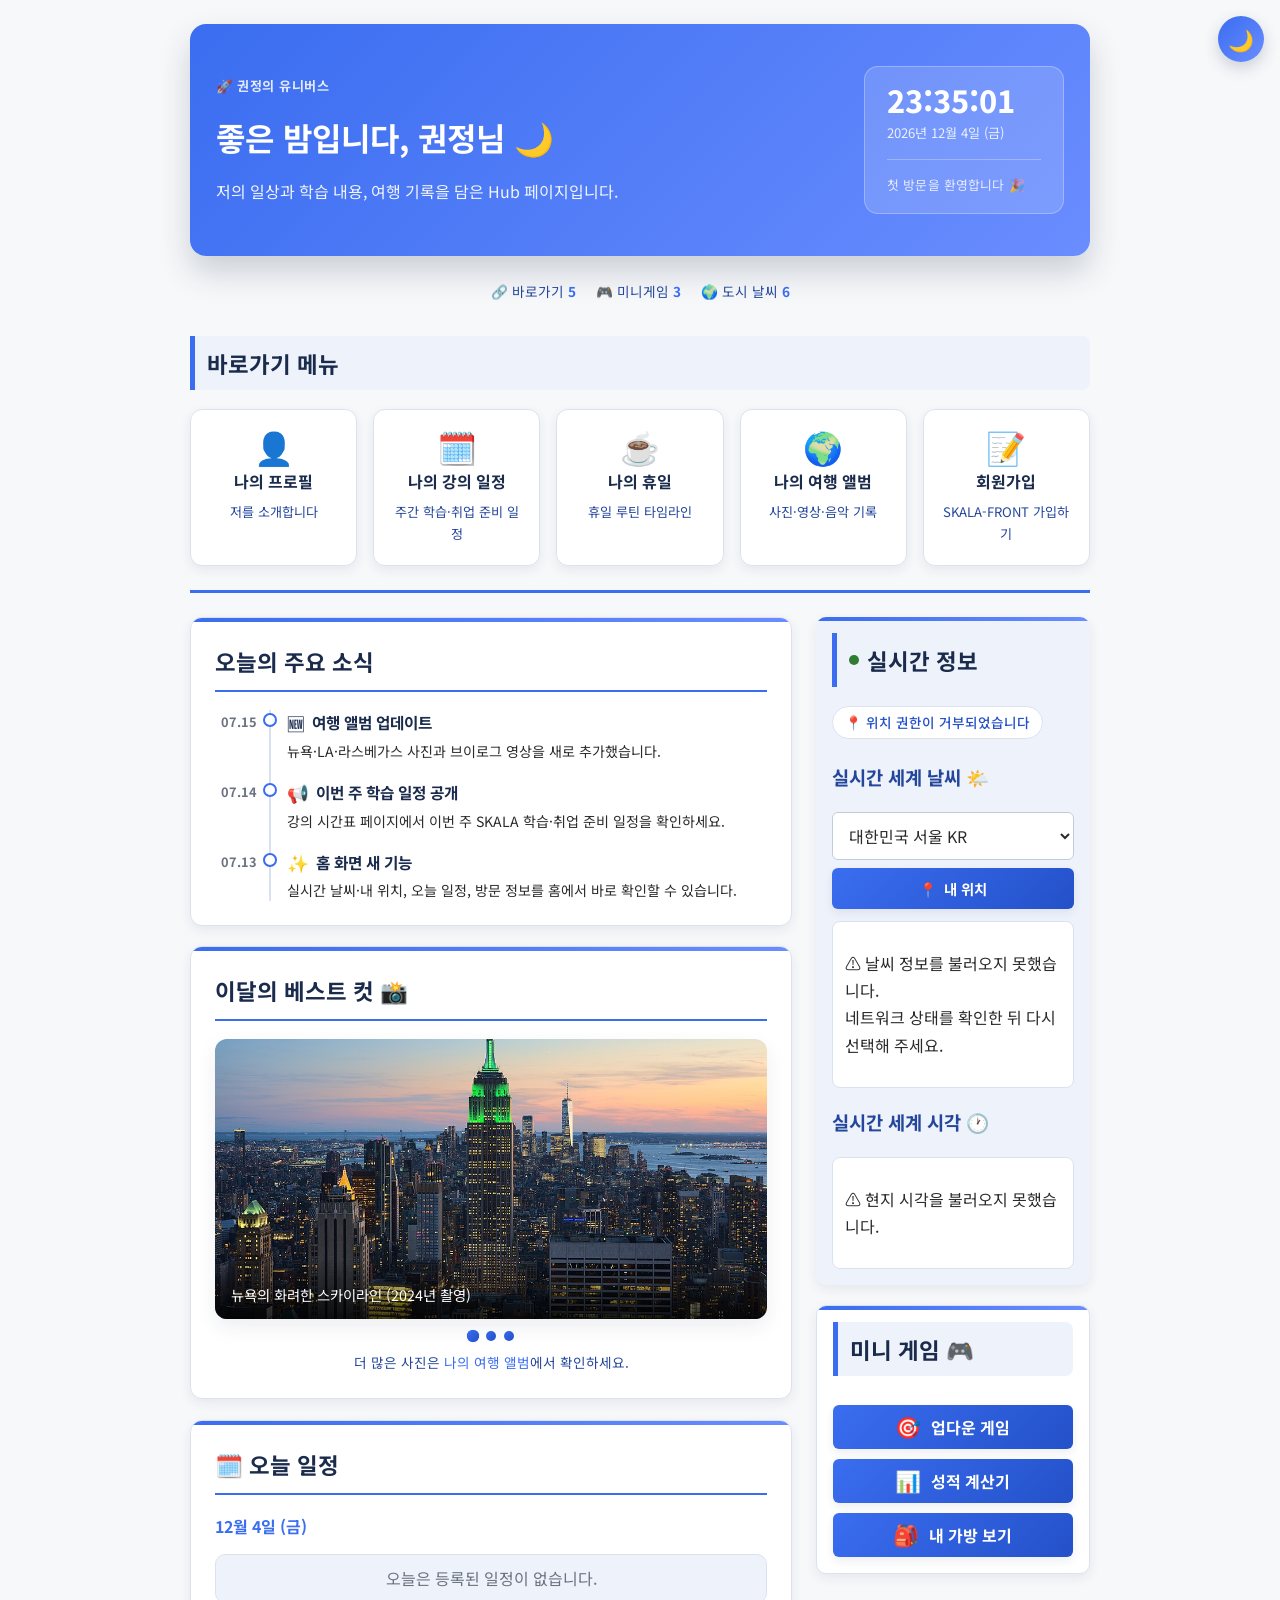
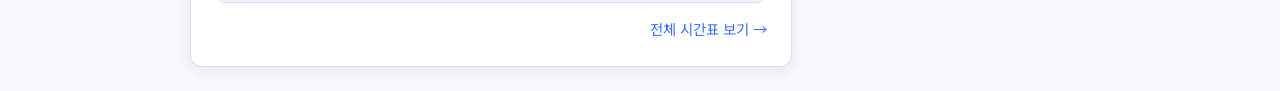
<file: html/index.html>
<!DOCTYPE html>
<html lang="ko">
<head>
  <meta charset="UTF-8">
  <meta name="viewport" content="width=device-width, initial-scale=1.0">
  <meta name="description" content="권정의 개인 포털 - 프로필, 강의 일정, 휴일, 여행 앨범과 실시간 세계 날씨·시각, 미니 게임을 한 곳에서 만나보세요.">
  <meta property="og:type" content="website">
  <meta property="og:title" content="권정의 유니버스 · SKALA-FRONT">
  <meta property="og:description" content="프로필, 강의 일정, 휴일, 여행 앨범과 실시간 세계 날씨·시각, 미니 게임을 한 곳에서.">
  <meta property="og:image" content="../docs/screenshot-main-light.png">
  <meta property="og:locale" content="ko_KR">
  <title>Welcome SKALA</title>
  <link rel="icon" type="image/svg+xml" href="../media/favicon.svg">
  <script>
    if (localStorage.getItem("theme") === "dark") {
      document.documentElement.setAttribute("data-theme", "dark");
    }
  </script>
  <link rel="preconnect" href="https://fonts.googleapis.com">
  <link rel="preconnect" href="https://fonts.gstatic.com" crossorigin>
  <link href="https://fonts.googleapis.com/css2?family=Noto+Sans+KR:wght@400;500;700&display=swap" rel="stylesheet">
  <link rel="stylesheet" href="../css/style.css">
</head>
<body>
  <button id="theme-toggle" class="theme-toggle" aria-label="다크모드 전환">🌙</button>
  <div class="container">
  <header class="hero hero-split">
    <div class="hero-main">
      <p class="hero-eyebrow">🚀 권정의 유니버스</p>
      <h1 class="hero-greeting"><span id="greeting">환영합니다</span></h1>
      <p class="hero-lead">저의 일상과 학습 내용, 여행 기록을 담은 Hub 페이지입니다.</p>
    </div>
    <div class="hero-status">
      <span class="hero-status-clock" id="clock">--:--:--</span>
      <span class="hero-status-date" id="hero-date"></span>
      <span class="hero-status-divider" aria-hidden="true"></span>
      <span class="hero-visit" id="hero-visit"></span>
    </div>
  </header>

  <section class="stats-strip" aria-label="사이트 요약">
    <span class="stat-item">🔗 바로가기 <strong id="stat-nav">0</strong></span>
    <span class="stat-item">🎮 미니게임 <strong id="stat-game">0</strong></span>
    <span class="stat-item">🌍 도시 날씨 <strong id="stat-city">0</strong></span>
  </section>

  <nav>
    <h2>바로가기 메뉴</h2>
    <div class="nav-cards">
      <a href="myProfile.html" class="nav-card">
        <span class="nav-card-icon">👤</span>
        <span class="nav-card-title">나의 프로필</span>
        <span class="nav-card-desc">저를 소개합니다</span>
      </a>
      <a href="myClass.html" class="nav-card">
        <span class="nav-card-icon">🗓️</span>
        <span class="nav-card-title">나의 강의 일정</span>
        <span class="nav-card-desc">주간 학습·취업 준비 일정</span>
      </a>
      <a href="myHoliday.html" class="nav-card">
        <span class="nav-card-icon">☕</span>
        <span class="nav-card-title">나의 휴일</span>
        <span class="nav-card-desc">휴일 루틴 타임라인</span>
      </a>
      <a href="myTrip.html" class="nav-card">
        <span class="nav-card-icon">🌍</span>
        <span class="nav-card-title">나의 여행 앨범</span>
        <span class="nav-card-desc">사진·영상·음악 기록</span>
      </a>
      <a href="signUp.html" class="nav-card">
        <span class="nav-card-icon">📝</span>
        <span class="nav-card-title">회원가입</span>
        <span class="nav-card-desc">SKALA-FRONT 가입하기</span>
      </a>
    </div>
  </nav>

  <hr class="nav-divider">

  <div class="content-layout">
    <main class="main-column">
      <section class="section-card">
        <h2>오늘의 주요 소식</h2>
        <ul class="news-feed">
          <li class="news-item">
            <span class="news-date">07.15</span>
            <span class="news-rail" aria-hidden="true"></span>
            <div class="news-body">
              <h3 class="news-title"><span class="news-ic" aria-hidden="true">🆕</span>여행 앨범 업데이트</h3>
              <p class="news-desc">뉴욕·LA·라스베가스 사진과 브이로그 영상을 새로 추가했습니다.</p>
            </div>
          </li>
          <li class="news-item">
            <span class="news-date">07.14</span>
            <span class="news-rail" aria-hidden="true"></span>
            <div class="news-body">
              <h3 class="news-title"><span class="news-ic" aria-hidden="true">📢</span>이번 주 학습 일정 공개</h3>
              <p class="news-desc">강의 시간표 페이지에서 이번 주 SKALA 학습·취업 준비 일정을 확인하세요.</p>
            </div>
          </li>
          <li class="news-item">
            <span class="news-date">07.13</span>
            <span class="news-rail" aria-hidden="true"></span>
            <div class="news-body">
              <h3 class="news-title"><span class="news-ic" aria-hidden="true">✨</span>홈 화면 새 기능</h3>
              <p class="news-desc">실시간 날씨·내 위치, 오늘 일정, 방문 정보를 홈에서 바로 확인할 수 있습니다.</p>
            </div>
          </li>
        </ul>
      </section>

      <section class="section-card">
      <h2>이달의 베스트 컷 📸</h2>
      <div class="carousel" id="bestCut">
        <div class="carousel-slides">
          <figure class="carousel-slide">
            <img src="../media/photo1.jpg" alt="뉴욕 스카이라인" width="960" height="721" loading="lazy">
            <figcaption>뉴욕의 화려한 스카이라인 (2024년 촬영)</figcaption>
          </figure>
          <figure class="carousel-slide">
            <img src="../media/photo2.jpg" alt="LA 다운타운 야경" width="960" height="540" loading="lazy">
            <figcaption>LA 다운타운의 밤 (2020년 촬영)</figcaption>
          </figure>
          <figure class="carousel-slide">
            <img src="../media/photo3.jpg" alt="라스베가스 스트립 야경" width="960" height="630" loading="lazy">
            <figcaption>라스베가스 스트립의 화려한 야경 (2024년 촬영)</figcaption>
          </figure>
        </div>
        <div class="carousel-dots">
          <button class="carousel-dot" type="button" aria-label="1번째 사진"></button>
          <button class="carousel-dot" type="button" aria-label="2번째 사진"></button>
          <button class="carousel-dot" type="button" aria-label="3번째 사진"></button>
        </div>
        <p class="carousel-hint">더 많은 사진은 <a href="myTrip.html">나의 여행 앨범</a>에서 확인하세요.</p>
      </div>
      </section>

      <section class="section-card">
        <h2>🗓️ 오늘 일정</h2>
        <p class="today-schedule-day" id="today-schedule-day"></p>
        <ul class="today-schedule" id="today-schedule" aria-live="polite">
          <li class="ts-empty">일정을 불러오는 중...</li>
        </ul>
        <p class="today-schedule-more"><a href="myClass.html">전체 시간표 보기 →</a></p>
      </section>
    </main>

    <div class="side-column">
      <aside>
        <h2 class="live-header"><span class="live-dot" aria-hidden="true"></span>실시간 정보</h2>
        <p class="location-badge" id="location-badge" aria-live="polite">📍 위치 확인 중...</p>

        <h3>실시간 세계 날씨 🌤️</h3>
        <label for="citySelect" class="visually-hidden">날씨를 조회할 도시 선택</label>
        <div class="weather-controls">
          <select id="citySelect">
            <option value="">-- 도시를 선택하세요 --</option>
            <option value="seoul">대한민국 서울 KR</option>
            <option value="newyork">미국 뉴욕 US</option>
            <option value="la">미국 LA US</option>
            <option value="vegas">미국 라스베가스 US</option>
            <option value="tokyo">일본 도쿄 JP</option>
            <option value="paris">프랑스 파리 FR</option>
          </select>
          <button type="button" id="myLocationBtn" class="my-location-btn">
            <span class="pin" aria-hidden="true">📍</span>
            <span class="my-location-label">내 위치</span>
          </button>
        </div>
        <div id="weather-box" aria-live="polite">
          <p>도시를 선택하면 실시간 날씨 정보가 표시됩니다.</p>
        </div>

        <h3>실시간 세계 시각 🕐</h3>
        <div id="worldtime-box" aria-live="polite">
          <p>도시를 선택하면 현지 시각이 표시됩니다.</p>
        </div>
      </aside>

      <section class="game-section">
        <h2>미니 게임 <span class="game-emoji" aria-hidden="true">🎮</span></h2>
        <button class="game-btn" onclick="startUpDownGame()">
          <span class="game-btn-icon" aria-hidden="true">🎯</span>
          <span class="game-btn-label">업다운 게임</span>
        </button>
        <button class="game-btn" onclick="startGradeCalculator()">
          <span class="game-btn-icon" aria-hidden="true">📊</span>
          <span class="game-btn-label">성적 계산기</span>
        </button>
        <button class="game-btn" onclick="showMyBag()">
          <span class="game-btn-icon" aria-hidden="true">🎒</span>
          <span class="game-btn-label">내 가방 보기</span>
        </button>
      </section>
    </div>
  </div>
  </div>
  <script src="../script/upDown.js"></script>
  <script src="../script/grade.js"></script>
  <script src="../script/bag.js"></script>
  <script type="module" src="../script/realtimeInfo.js"></script>
  <script src="../script/darkMode.js"></script>
  <script src="../script/scrollReveal.js"></script>
  <script src="../script/backToTop.js"></script>
  <script src="../script/visitCounter.js"></script>
  <script src="../script/geoLocation.js"></script>
  <script src="../script/indexStats.js"></script>
  <script src="../script/greetingClock.js"></script>
  <script src="../script/carousel.js"></script>
  <script src="../script/todaySchedule.js"></script>
</body>
</html>
</file>
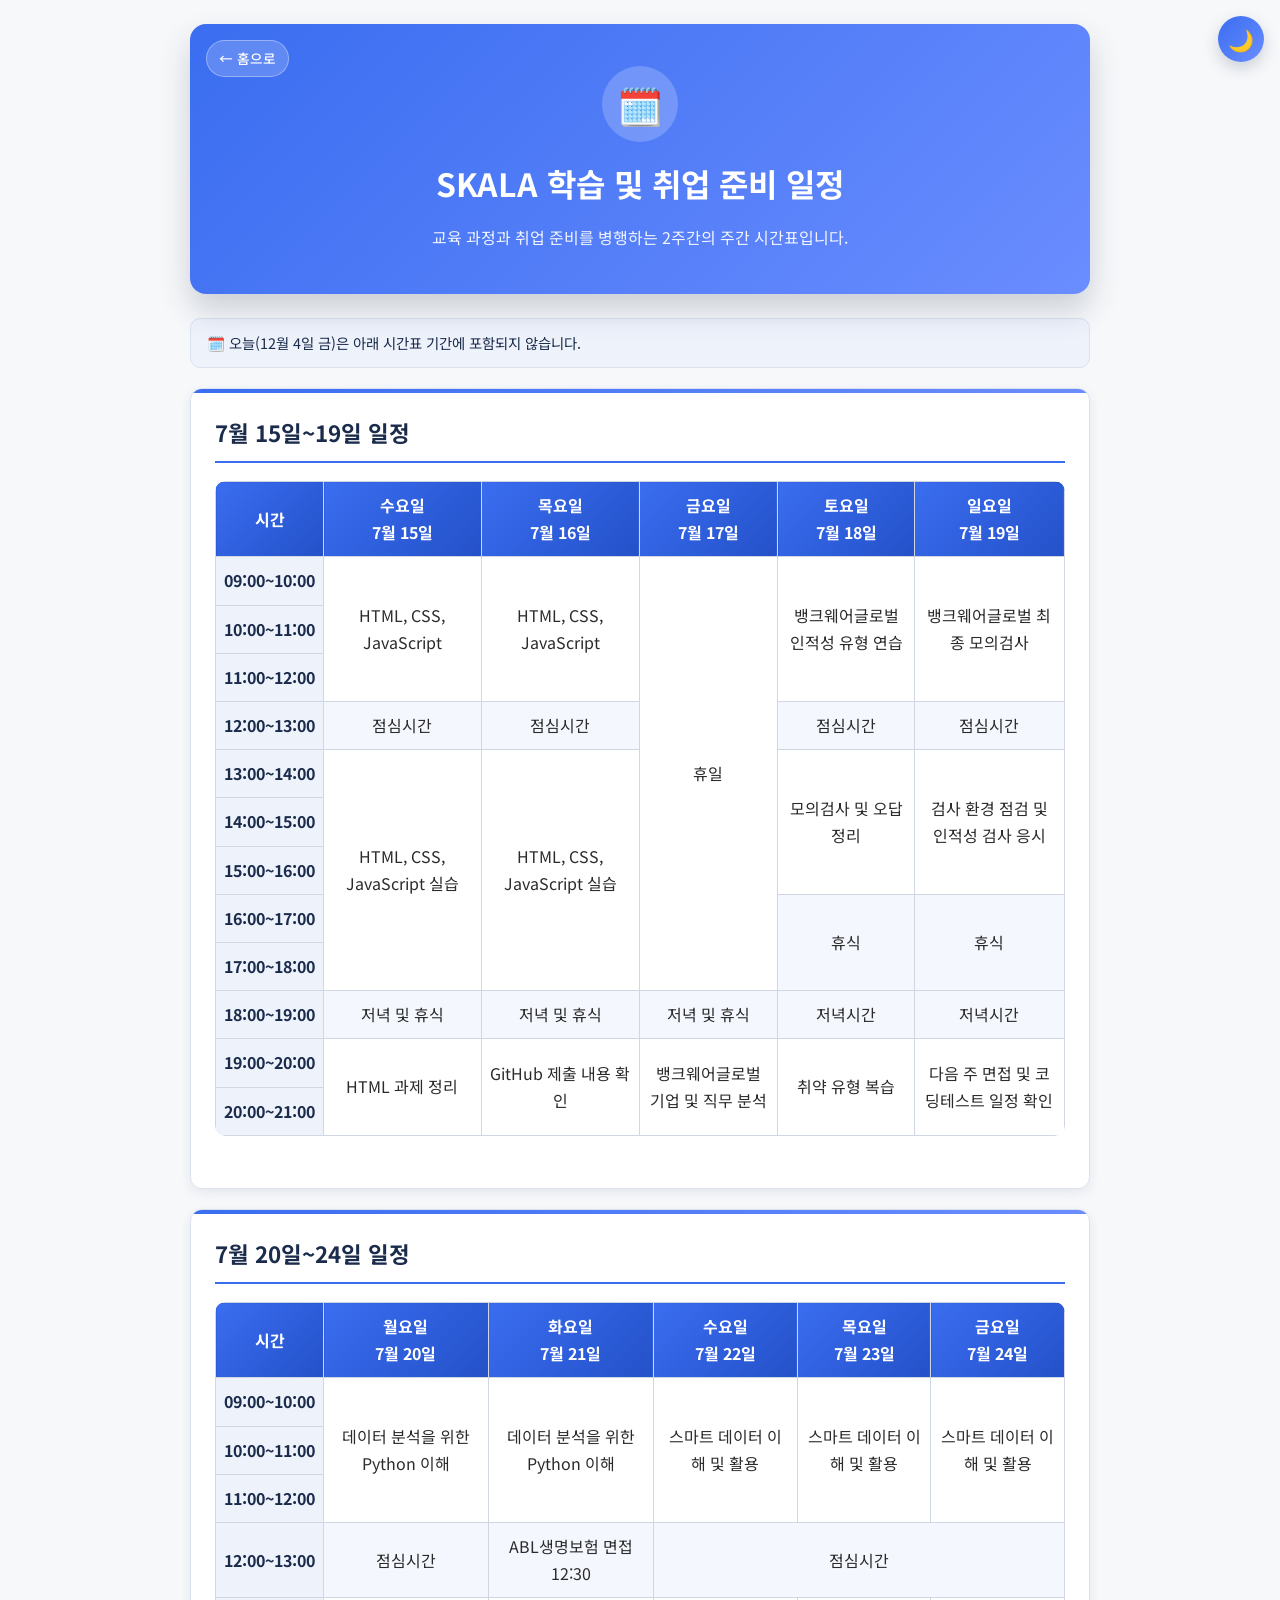
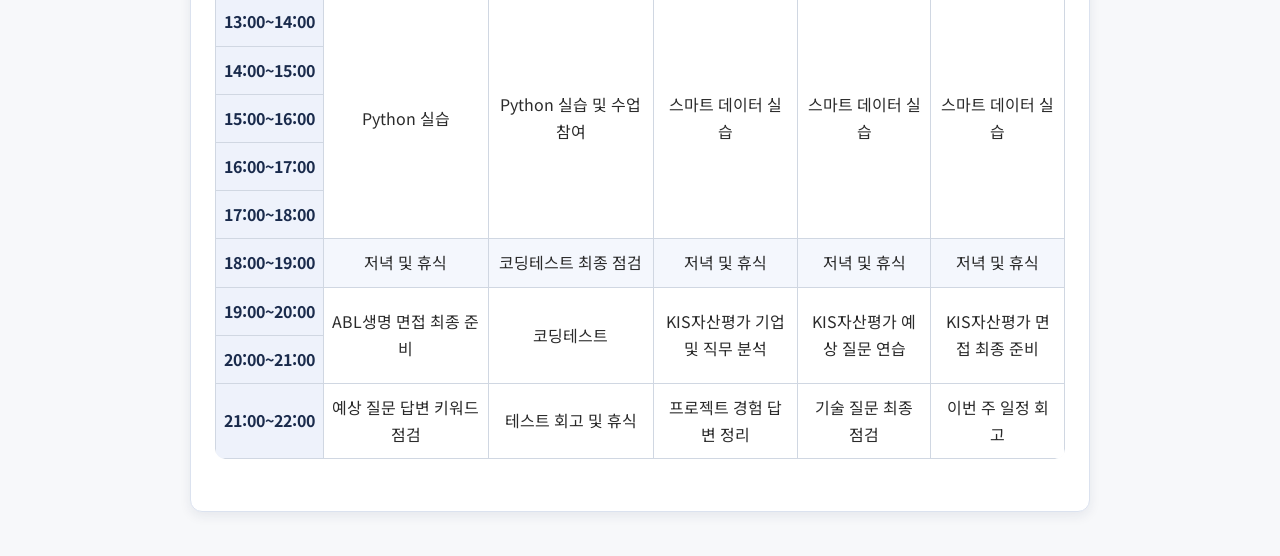
<file: html/myClass.html>
<!DOCTYPE html>
<html lang="ko">
<head>
  <meta charset="UTF-8">
  <meta name="viewport" content="width=device-width, initial-scale=1.0">
  <meta name="description" content="SKALA 주간 강의 시간표와 취업 준비 일정을 한눈에 정리한 페이지입니다.">
  <title>일정표</title>
  <link rel="icon" type="image/svg+xml" href="../media/favicon.svg">
  <script>
    if (localStorage.getItem("theme") === "dark") {
      document.documentElement.setAttribute("data-theme", "dark");
    }
  </script>
  <link rel="preconnect" href="https://fonts.googleapis.com">
  <link rel="preconnect" href="https://fonts.gstatic.com" crossorigin>
  <link href="https://fonts.googleapis.com/css2?family=Noto+Sans+KR:wght@400;500;700&display=swap" rel="stylesheet">
  <link rel="stylesheet" href="../css/style.css">
</head>
<body>
  <button id="theme-toggle" class="theme-toggle" aria-label="다크모드 전환">🌙</button>
  <div class="container">
  <header class="hero">
    <a href="index.html" class="home-link">← 홈으로</a>
    <div class="hero-icon">🗓️</div>
    <h1>SKALA 학습 및 취업 준비 일정</h1>
    <p>교육 과정과 취업 준비를 병행하는 2주간의 주간 시간표입니다.</p>
  </header>

  <section class="section-card">
  <h2>7월 15일~19일 일정</h2>
  <div class="table-scroll">
  <table>
    <thead>
      <tr>
        <th>시간</th>
        <th>수요일<br>7월 15일</th>
        <th>목요일<br>7월 16일</th>
        <th>금요일<br>7월 17일</th>
        <th>토요일<br>7월 18일</th>
        <th>일요일<br>7월 19일</th>
      </tr>
    </thead>
    <tbody>
      <tr>
        <th>09:00~10:00</th>
        <td rowspan="3">HTML, CSS, JavaScript</td>
        <td rowspan="3">HTML, CSS, JavaScript</td>
        <td rowspan="9">휴일</td>
        <td rowspan="3">뱅크웨어글로벌 인적성 유형 연습</td>
        <td rowspan="3">뱅크웨어글로벌 최종 모의검사</td>
      </tr>
      <tr>
        <th>10:00~11:00</th>
      </tr>
      <tr>
        <th>11:00~12:00</th>
      </tr>
      <tr>
        <th>12:00~13:00</th>
        <td>점심시간</td>
        <td>점심시간</td>
        <td>점심시간</td>
        <td>점심시간</td>
      </tr>
      <tr>
        <th>13:00~14:00</th>
        <td rowspan="5">HTML, CSS, JavaScript 실습</td>
        <td rowspan="5">HTML, CSS, JavaScript 실습</td>
        <td rowspan="3">모의검사 및 오답 정리</td>
        <td rowspan="3">검사 환경 점검 및 인적성 검사 응시</td>
      </tr>
      <tr>
        <th>14:00~15:00</th>
      </tr>
      <tr>
        <th>15:00~16:00</th>
      </tr>
      <tr>
        <th>16:00~17:00</th>
        <td rowspan="2">휴식</td>
        <td rowspan="2">휴식</td>
      </tr>
      <tr>
        <th>17:00~18:00</th>
      </tr>
      <tr>
        <th>18:00~19:00</th>
        <td>저녁 및 휴식</td>
        <td>저녁 및 휴식</td>
        <td>저녁 및 휴식</td>
        <td>저녁시간</td>
        <td>저녁시간</td>
      </tr>
      <tr>
        <th>19:00~20:00</th>
        <td rowspan="2">HTML 과제 정리</td>
        <td rowspan="2">GitHub 제출 내용 확인</td>
        <td rowspan="2">뱅크웨어글로벌 기업 및 직무 분석</td>
        <td rowspan="2">취약 유형 복습</td>
        <td rowspan="2">다음 주 면접 및 코딩테스트 일정 확인</td>
      </tr>
      <tr>
        <th>20:00~21:00</th>
      </tr>
    </tbody>
  </table>
  </div>
  </section>

  <section class="section-card">
  <h2>7월 20일~24일 일정</h2>
  <div class="table-scroll">
  <table>
    <thead>
      <tr>
        <th>시간</th>
        <th>월요일<br>7월 20일</th>
        <th>화요일<br>7월 21일</th>
        <th>수요일<br>7월 22일</th>
        <th>목요일<br>7월 23일</th>
        <th>금요일<br>7월 24일</th>
      </tr>
    </thead>
    <tbody>
      <tr>
        <th>09:00~10:00</th>
        <td rowspan="3">데이터 분석을 위한 Python 이해</td>
        <td rowspan="3">데이터 분석을 위한 Python 이해</td>
        <td rowspan="3">스마트 데이터 이해 및 활용</td>
        <td rowspan="3">스마트 데이터 이해 및 활용</td>
        <td rowspan="3">스마트 데이터 이해 및 활용</td>
      </tr>
      <tr>
        <th>10:00~11:00</th>
      </tr>
      <tr>
        <th>11:00~12:00</th>
      </tr>
      <tr>
        <th>12:00~13:00</th>
        <td>점심시간</td>
        <td>ABL생명보험 면접 12:30</td>
        <td colspan="3">점심시간</td>
      </tr>
      <tr>
        <th>13:00~14:00</th>
        <td rowspan="5">Python 실습</td>
        <td rowspan="5">Python 실습 및 수업 참여</td>
        <td rowspan="5">스마트 데이터 실습</td>
        <td rowspan="5">스마트 데이터 실습</td>
        <td rowspan="5">스마트 데이터 실습</td>
      </tr>
      <tr>
        <th>14:00~15:00</th>
      </tr>
      <tr>
        <th>15:00~16:00</th>
      </tr>
      <tr>
        <th>16:00~17:00</th>
      </tr>
      <tr>
        <th>17:00~18:00</th>
      </tr>
      <tr>
        <th>18:00~19:00</th>
        <td>저녁 및 휴식</td>
        <td>코딩테스트 최종 점검</td>
        <td>저녁 및 휴식</td>
        <td>저녁 및 휴식</td>
        <td>저녁 및 휴식</td>
      </tr>
      <tr>
        <th>19:00~20:00</th>
        <td rowspan="2">ABL생명 면접 최종 준비</td>
        <td rowspan="2">코딩테스트</td>
        <td rowspan="2">KIS자산평가 기업 및 직무 분석</td>
        <td rowspan="2">KIS자산평가 예상 질문 연습</td>
        <td rowspan="2">KIS자산평가 면접 최종 준비</td>
      </tr>
      <tr>
        <th>20:00~21:00</th>
      </tr>
      <tr>
        <th>21:00~22:00</th>
        <td>예상 질문 답변 키워드 점검</td>
        <td>테스트 회고 및 휴식</td>
        <td>프로젝트 경험 답변 정리</td>
        <td>기술 질문 최종 점검</td>
        <td>이번 주 일정 회고</td>
      </tr>
    </tbody>
  </table>
  </div>
  </section>
  </div>
  <script src="../script/darkMode.js"></script>
  <script src="../script/scrollReveal.js"></script>
  <script src="../script/backToTop.js"></script>
  <script src="../script/classToday.js"></script>
</body>
</html>
</file>
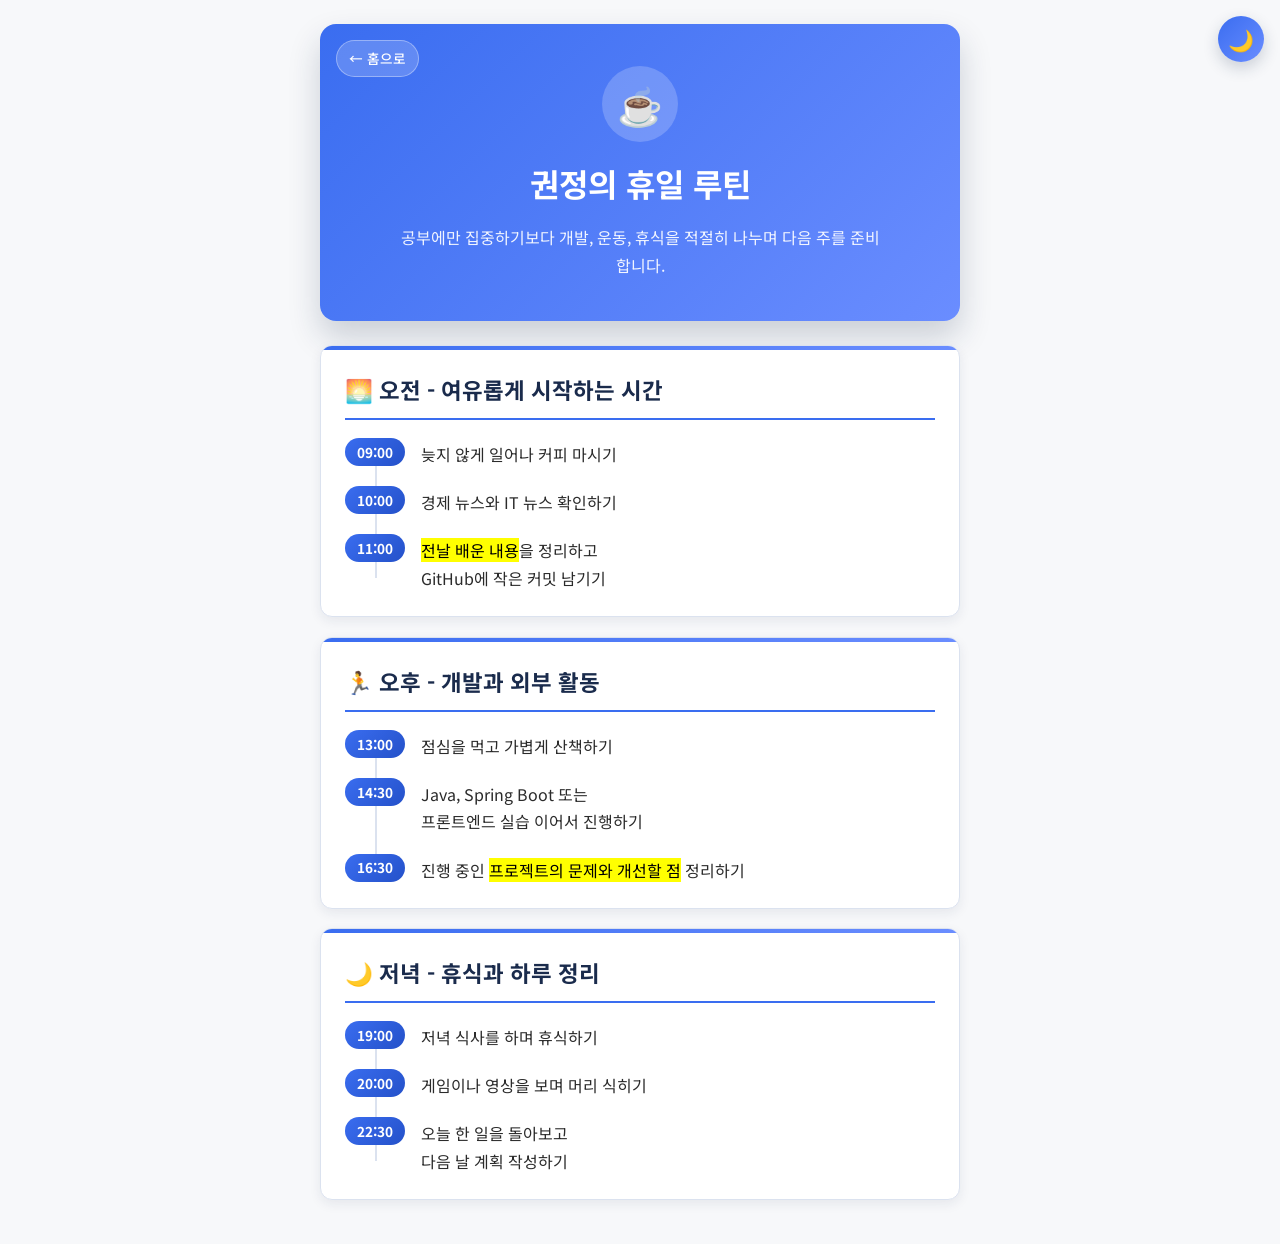
<file: html/myHoliday.html>
<!DOCTYPE html>
<html lang="ko">
<head>
  <meta charset="UTF-8">
  <meta name="viewport" content="width=device-width, initial-scale=1.0">
  <meta name="description" content="권정의 휴일 하루 루틴을 시간대별 타임라인으로 소개하는 페이지입니다.">
  <title>권정의 휴일</title>
  <link rel="icon" type="image/svg+xml" href="../media/favicon.svg">
  <script>
    if (localStorage.getItem("theme") === "dark") {
      document.documentElement.setAttribute("data-theme", "dark");
    }
  </script>
  <link rel="preconnect" href="https://fonts.googleapis.com">
  <link rel="preconnect" href="https://fonts.gstatic.com" crossorigin>
  <link href="https://fonts.googleapis.com/css2?family=Noto+Sans+KR:wght@400;500;700&display=swap" rel="stylesheet">
  <link rel="stylesheet" href="../css/style.css">
</head>
<body>
  <button id="theme-toggle" class="theme-toggle" aria-label="다크모드 전환">🌙</button>
  <div class="container container-narrow">
  <header class="hero">
    <a href="index.html" class="home-link">← 홈으로</a>
    <div class="hero-icon">☕</div>
    <h1>권정의 휴일 루틴</h1>
    <p>공부에만 집중하기보다 개발, 운동, 휴식을 적절히 나누며 다음 주를 준비합니다.</p>
  </header>

  <section class="section-card">
    <h2>🌅 오전 - 여유롭게 시작하는 시간</h2>
    <div class="timeline">
      <div class="timeline-item">
        <span class="timeline-time">09:00</span>
        <p class="timeline-desc">늦지 않게 일어나 커피 마시기</p>
      </div>
      <div class="timeline-item">
        <span class="timeline-time">10:00</span>
        <p class="timeline-desc">경제 뉴스와 IT 뉴스 확인하기</p>
      </div>
      <div class="timeline-item">
        <span class="timeline-time">11:00</span>
        <p class="timeline-desc"><mark>전날 배운 내용</mark>을 정리하고<br>GitHub에 작은 커밋 남기기</p>
      </div>
    </div>
  </section>

  <section class="section-card">
    <h2>🏃 오후 - 개발과 외부 활동</h2>
    <div class="timeline">
      <div class="timeline-item">
        <span class="timeline-time">13:00</span>
        <p class="timeline-desc">점심을 먹고 가볍게 산책하기</p>
      </div>
      <div class="timeline-item">
        <span class="timeline-time">14:30</span>
        <p class="timeline-desc">Java, Spring Boot 또는<br>프론트엔드 실습 이어서 진행하기</p>
      </div>
      <div class="timeline-item">
        <span class="timeline-time">16:30</span>
        <p class="timeline-desc">진행 중인 <mark>프로젝트의 문제와 개선할 점</mark> 정리하기</p>
      </div>
    </div>
  </section>

  <section class="section-card">
    <h2>🌙 저녁 - 휴식과 하루 정리</h2>
    <div class="timeline">
      <div class="timeline-item">
        <span class="timeline-time">19:00</span>
        <p class="timeline-desc">저녁 식사를 하며 휴식하기</p>
      </div>
      <div class="timeline-item">
        <span class="timeline-time">20:00</span>
        <p class="timeline-desc">게임이나 영상을 보며 머리 식히기</p>
      </div>
      <div class="timeline-item">
        <span class="timeline-time">22:30</span>
        <p class="timeline-desc">오늘 한 일을 돌아보고<br>다음 날 계획 작성하기</p>
      </div>
    </div>
  </section>
  </div>
  <script src="../script/darkMode.js"></script>
  <script src="../script/scrollReveal.js"></script>
  <script src="../script/backToTop.js"></script>
</body>
</html>
</file>
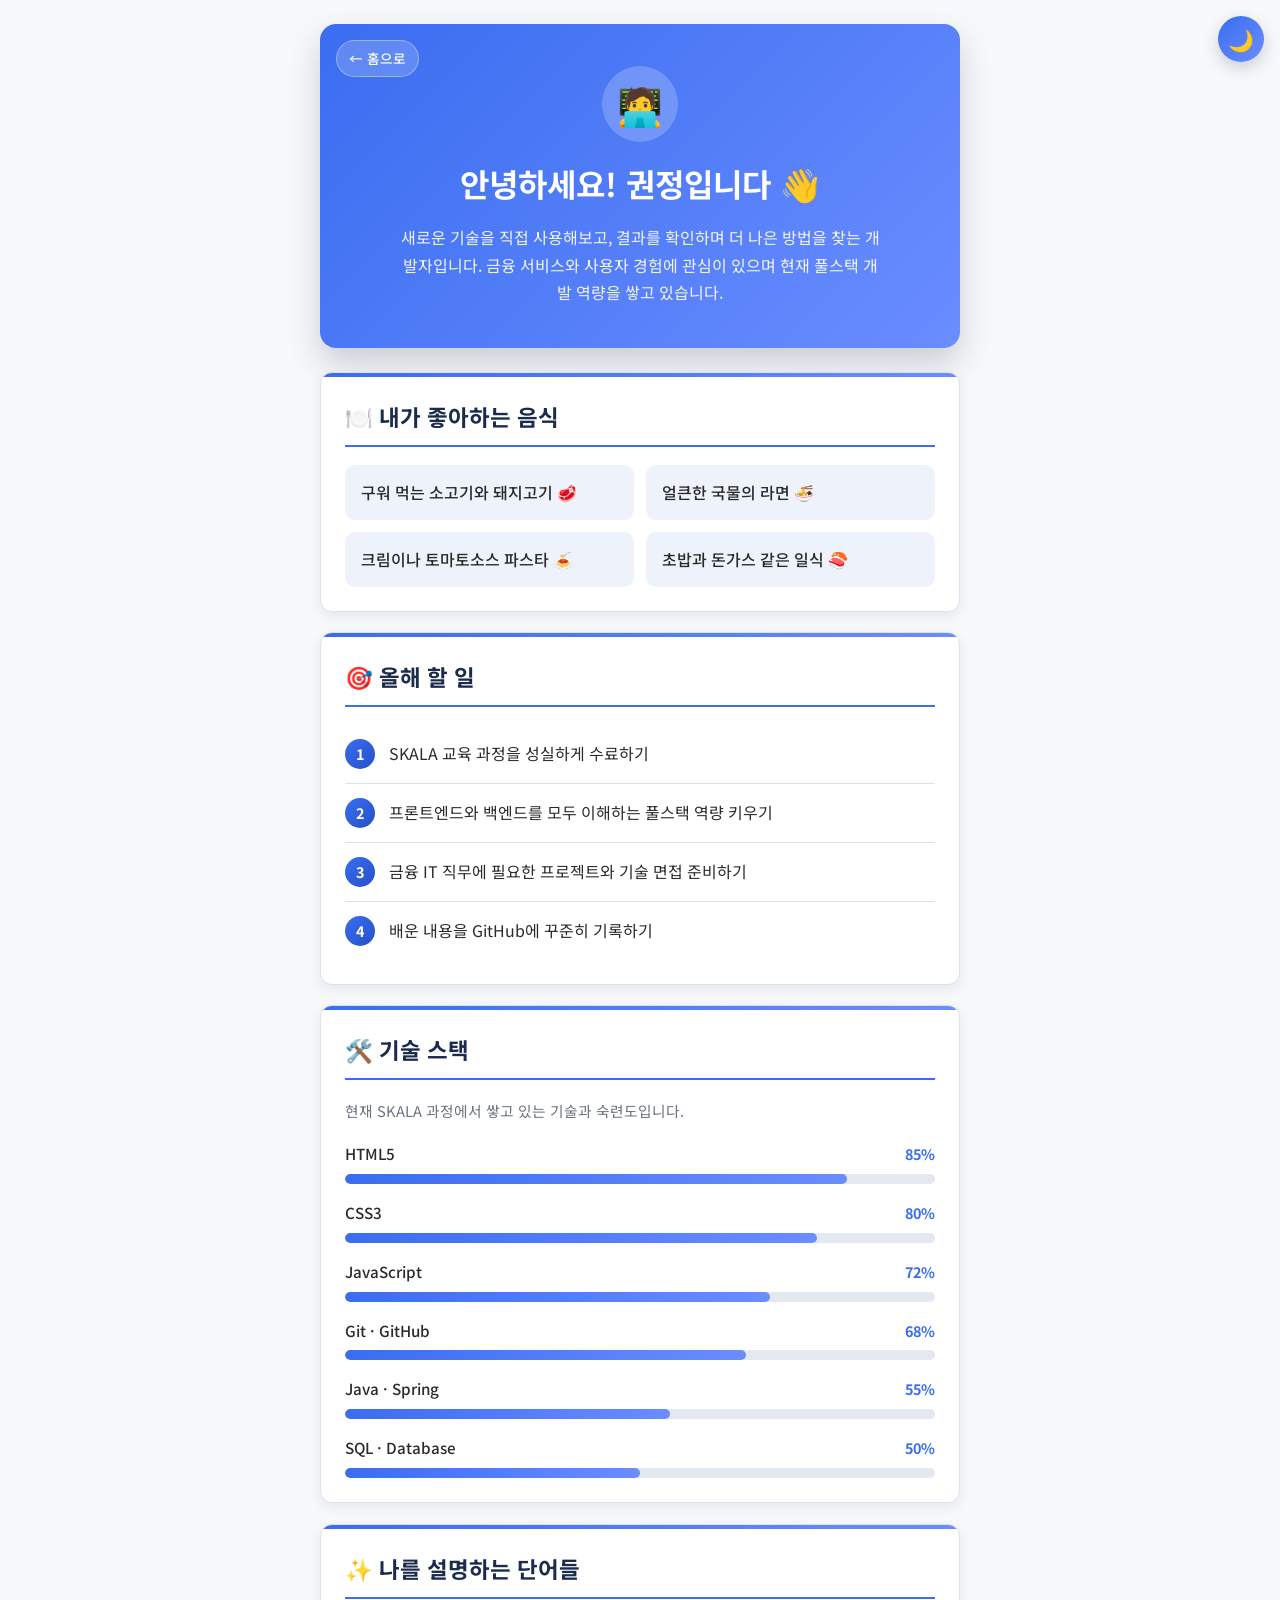
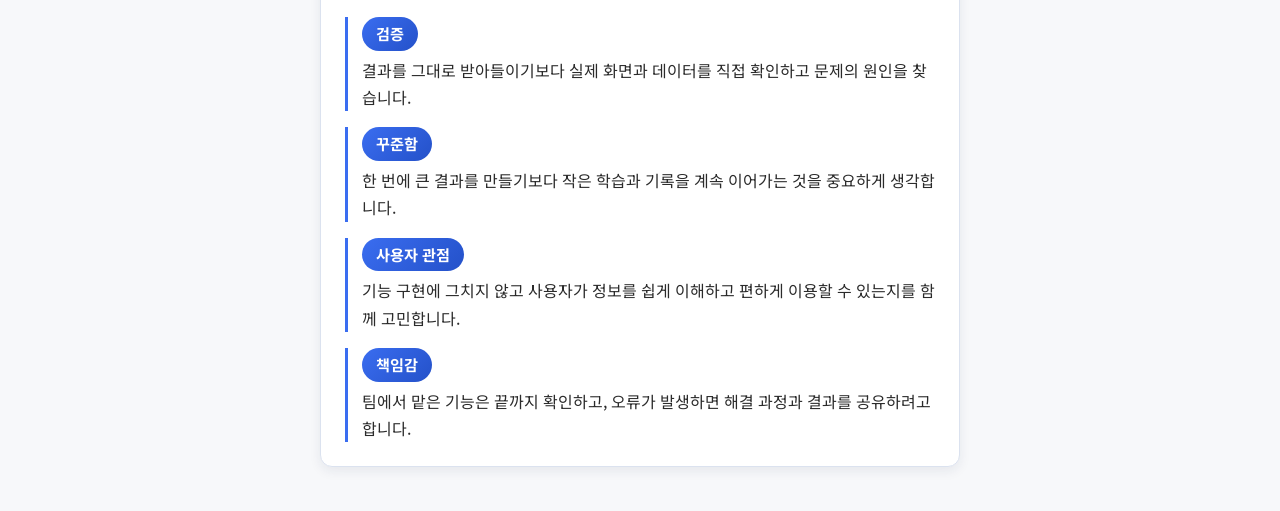
<file: html/myProfile.html>
<!DOCTYPE html>
<html lang="ko">
<head>
  <meta charset="UTF-8">
  <meta name="viewport" content="width=device-width, initial-scale=1.0">
  <meta name="description" content="권정을 소개하는 프로필 페이지 - 좋아하는 음식, 올해의 목표, 보유 기술 스택을 확인하세요.">
  <title>권정의 프로필</title>
  <link rel="icon" type="image/svg+xml" href="../media/favicon.svg">
  <script>
    if (localStorage.getItem("theme") === "dark") {
      document.documentElement.setAttribute("data-theme", "dark");
    }
  </script>
  <link rel="preconnect" href="https://fonts.googleapis.com">
  <link rel="preconnect" href="https://fonts.gstatic.com" crossorigin>
  <link href="https://fonts.googleapis.com/css2?family=Noto+Sans+KR:wght@400;500;700&display=swap" rel="stylesheet">
  <link rel="stylesheet" href="../css/style.css">
</head>
<body>
  <button id="theme-toggle" class="theme-toggle" aria-label="다크모드 전환">🌙</button>
  <div class="container container-narrow">
  <header class="hero">
    <a href="index.html" class="home-link">← 홈으로</a>
    <div class="hero-icon">🧑‍💻</div>
    <h1>안녕하세요! 권정입니다 👋</h1>
    <p>새로운 기술을 직접 사용해보고, 결과를 확인하며 더 나은 방법을 찾는 개발자입니다. 금융 서비스와 사용자 경험에 관심이 있으며 현재 풀스택 개발 역량을 쌓고 있습니다.</p>
  </header>

  <section class="section-card">
    <h2>🍽️ 내가 좋아하는 음식</h2>
    <ul class="food-list">
      <li>구워 먹는 소고기와 돼지고기 🥩</li>
      <li>얼큰한 국물의 라면 🍜</li>
      <li>크림이나 토마토소스 파스타 🍝</li>
      <li>초밥과 돈가스 같은 일식 🍣</li>
    </ul>
  </section>

  <section class="section-card">
    <h2>🎯 올해 할 일</h2>
    <ol class="todo-list">
      <li>SKALA 교육 과정을 성실하게 수료하기</li>
      <li>프론트엔드와 백엔드를 모두 이해하는 풀스택 역량 키우기</li>
      <li>금융 IT 직무에 필요한 프로젝트와 기술 면접 준비하기</li>
      <li>배운 내용을 GitHub에 꾸준히 기록하기</li>
    </ol>
  </section>

  <section class="section-card">
    <h2>🛠️ 기술 스택</h2>
    <p class="skill-intro">현재 SKALA 과정에서 쌓고 있는 기술과 숙련도입니다.</p>
    <ul class="skill-list">
      <li class="skill">
        <div class="skill-head"><span class="skill-name">HTML5</span><span class="skill-pct">85%</span></div>
        <div class="skill-track" role="progressbar" aria-label="HTML5 숙련도" aria-valuenow="85" aria-valuemin="0" aria-valuemax="100">
          <span class="skill-fill" data-level="85"></span>
        </div>
      </li>
      <li class="skill">
        <div class="skill-head"><span class="skill-name">CSS3</span><span class="skill-pct">80%</span></div>
        <div class="skill-track" role="progressbar" aria-label="CSS3 숙련도" aria-valuenow="80" aria-valuemin="0" aria-valuemax="100">
          <span class="skill-fill" data-level="80"></span>
        </div>
      </li>
      <li class="skill">
        <div class="skill-head"><span class="skill-name">JavaScript</span><span class="skill-pct">72%</span></div>
        <div class="skill-track" role="progressbar" aria-label="JavaScript 숙련도" aria-valuenow="72" aria-valuemin="0" aria-valuemax="100">
          <span class="skill-fill" data-level="72"></span>
        </div>
      </li>
      <li class="skill">
        <div class="skill-head"><span class="skill-name">Git · GitHub</span><span class="skill-pct">68%</span></div>
        <div class="skill-track" role="progressbar" aria-label="Git·GitHub 숙련도" aria-valuenow="68" aria-valuemin="0" aria-valuemax="100">
          <span class="skill-fill" data-level="68"></span>
        </div>
      </li>
      <li class="skill">
        <div class="skill-head"><span class="skill-name">Java · Spring</span><span class="skill-pct">55%</span></div>
        <div class="skill-track" role="progressbar" aria-label="Java·Spring 숙련도" aria-valuenow="55" aria-valuemin="0" aria-valuemax="100">
          <span class="skill-fill" data-level="55"></span>
        </div>
      </li>
      <li class="skill">
        <div class="skill-head"><span class="skill-name">SQL · Database</span><span class="skill-pct">50%</span></div>
        <div class="skill-track" role="progressbar" aria-label="SQL·Database 숙련도" aria-valuenow="50" aria-valuemin="0" aria-valuemax="100">
          <span class="skill-fill" data-level="50"></span>
        </div>
      </li>
    </ul>
  </section>

  <section class="section-card">
    <h2>✨ 나를 설명하는 단어들</h2>
    <dl class="keyword-list">
      <div class="keyword-item">
        <dt>검증</dt>
        <dd>결과를 그대로 받아들이기보다 실제 화면과 데이터를 직접 확인하고 문제의 원인을 찾습니다.</dd>
      </div>
      <div class="keyword-item">
        <dt>꾸준함</dt>
        <dd>한 번에 큰 결과를 만들기보다 작은 학습과 기록을 계속 이어가는 것을 중요하게 생각합니다.</dd>
      </div>
      <div class="keyword-item">
        <dt>사용자 관점</dt>
        <dd>기능 구현에 그치지 않고 사용자가 정보를 쉽게 이해하고 편하게 이용할 수 있는지를 함께 고민합니다.</dd>
      </div>
      <div class="keyword-item">
        <dt>책임감</dt>
        <dd>팀에서 맡은 기능은 끝까지 확인하고, 오류가 발생하면 해결 과정과 결과를 공유하려고 합니다.</dd>
      </div>
    </dl>
  </section>
  </div>
  <script src="../script/darkMode.js"></script>
  <script src="../script/scrollReveal.js"></script>
  <script src="../script/backToTop.js"></script>
  <script src="../script/skillBars.js"></script>
</body>
</html>
</file>
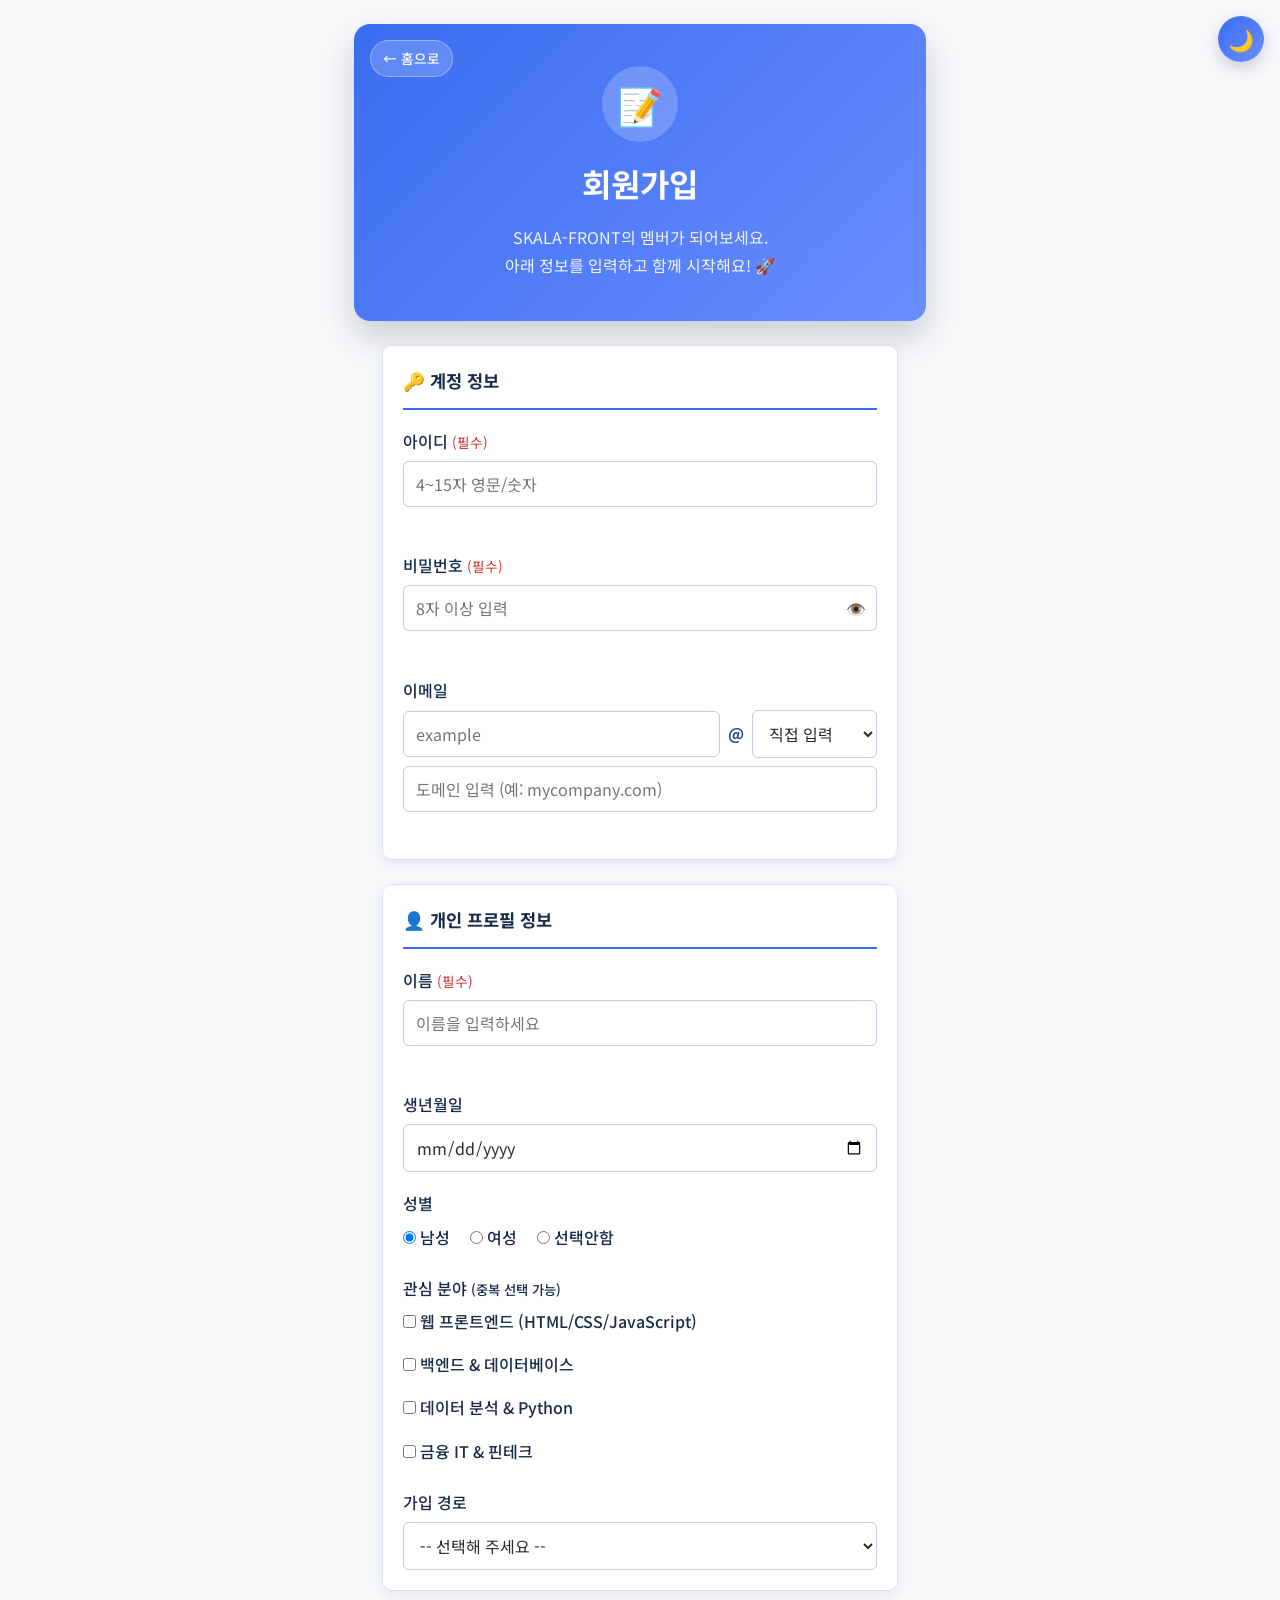
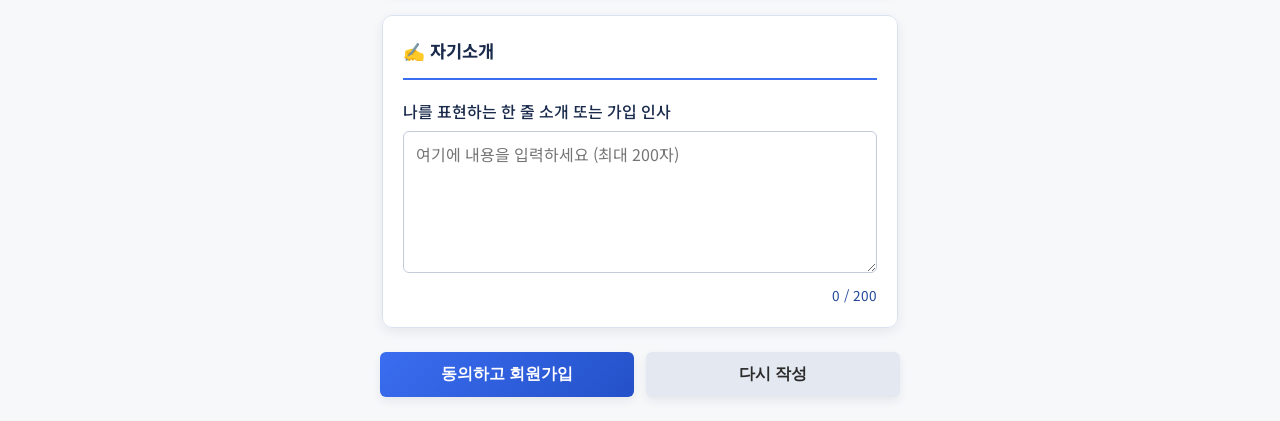
<file: html/signUp.html>
<!DOCTYPE html>
<html lang="ko">
<head>
  <meta charset="UTF-8">
  <meta name="viewport" content="width=device-width, initial-scale=1.0">
  <meta name="description" content="SKALA-FRONT 회원가입 페이지 - 실시간 입력 검증으로 간편하게 가입하세요.">
  <title>회원가입</title>
  <link rel="icon" type="image/svg+xml" href="../media/favicon.svg">
  <script>
    if (localStorage.getItem("theme") === "dark") {
      document.documentElement.setAttribute("data-theme", "dark");
    }
  </script>
  <link rel="preconnect" href="https://fonts.googleapis.com">
  <link rel="preconnect" href="https://fonts.gstatic.com" crossorigin>
  <link href="https://fonts.googleapis.com/css2?family=Noto+Sans+KR:wght@400;500;700&display=swap" rel="stylesheet">
  <link rel="stylesheet" href="../css/style.css">
</head>
<body>
  <button id="theme-toggle" class="theme-toggle" aria-label="다크모드 전환">🌙</button>
  <div class="container">
  <header class="hero hero-narrow">
    <a href="index.html" class="home-link">← 홈으로</a>
    <div class="hero-icon">📝</div>
    <h1>회원가입</h1>
    <p>SKALA-FRONT의 멤버가 되어보세요.<br>아래 정보를 입력하고 함께 시작해요! 🚀</p>
  </header>

  <form action="signUpResult.html" method="get" class="signup-form">
    <fieldset>
      <legend>🔑 계정 정보</legend>
      <div class="form-group">
        <label for="userId">아이디 <span class="required">(필수)</span></label>
        <div class="input-wrap">
          <input type="text" id="userId" name="userId" minlength="4" maxlength="15" required placeholder="4~15자 영문/숫자">
          <span class="field-status" id="userId-status" aria-hidden="true"></span>
        </div>
        <small id="userId-feedback" class="field-feedback"></small>
      </div>
      <div class="form-group">
        <label for="userPw">비밀번호 <span class="required">(필수)</span></label>
        <div class="input-wrap has-toggle">
          <input type="password" id="userPw" name="userPw" minlength="8" required placeholder="8자 이상 입력">
          <span class="field-status" id="userPw-status" aria-hidden="true"></span>
          <button type="button" class="pw-toggle" id="pwToggle" aria-label="비밀번호 표시">👁️</button>
        </div>
        <div class="pw-strength" id="pwStrength" hidden>
          <div class="pw-strength-bar" aria-hidden="true">
            <span></span><span></span><span></span><span></span>
          </div>
          <span class="pw-strength-label" id="pwStrengthLabel"></span>
        </div>
        <small id="userPw-feedback" class="field-feedback"></small>
      </div>
      <div class="form-group">
        <label for="userEmail">이메일</label>
        <div class="email-row">
          <input type="text" id="userEmail" name="userEmail" placeholder="example">
          <span class="email-at">@</span>
          <select id="emailDomain" name="emailDomain" aria-label="이메일 도메인 선택">
            <option value="direct">직접 입력</option>
            <option value="naver.com">naver.com</option>
            <option value="gmail.com">gmail.com</option>
            <option value="daum.net">daum.net</option>
          </select>
          <input type="text" id="customDomain" name="customDomain" aria-label="이메일 도메인 직접 입력" placeholder="도메인 입력 (예: mycompany.com)">
        </div>
        <small id="userEmail-feedback" class="field-feedback"></small>
      </div>
    </fieldset>

    <fieldset>
      <legend>👤 개인 프로필 정보</legend>
      <div class="form-group">
        <label for="userName">이름 <span class="required">(필수)</span></label>
        <div class="input-wrap">
          <input type="text" id="userName" name="userName" required placeholder="이름을 입력하세요">
          <span class="field-status" id="userName-status" aria-hidden="true"></span>
        </div>
        <small id="userName-feedback" class="field-feedback"></small>
      </div>
      <div class="form-group">
        <label for="userBirth">생년월일</label>
        <input type="date" id="userBirth" name="userBirth" min="1900-01-01" max="2026-07-15">
      </div>
      <div class="form-group">
        <span class="group-label">성별</span>
        <div class="option-row">
          <label class="option"><input type="radio" name="gender" value="male" checked> 남성</label>
          <label class="option"><input type="radio" name="gender" value="female"> 여성</label>
          <label class="option"><input type="radio" name="gender" value="none"> 선택안함</label>
        </div>
      </div>
      <div class="form-group">
        <span class="group-label">관심 분야 <small>(중복 선택 가능)</small></span>
        <div class="option-column">
          <label class="option"><input type="checkbox" name="interest" value="frontend"> 웹 프론트엔드 (HTML/CSS/JavaScript)</label>
          <label class="option"><input type="checkbox" name="interest" value="backend"> 백엔드 &amp; 데이터베이스</label>
          <label class="option"><input type="checkbox" name="interest" value="data"> 데이터 분석 &amp; Python</label>
          <label class="option"><input type="checkbox" name="interest" value="finance"> 금융 IT &amp; 핀테크</label>
        </div>
      </div>
      <div class="form-group">
        <label for="referral">가입 경로</label>
        <select id="referral" name="referral">
          <option value="">-- 선택해 주세요 --</option>
          <option value="friend">지인 추천</option>
          <option value="sns">SNS</option>
          <option value="search">검색</option>
          <option value="etc">기타</option>
        </select>
      </div>
    </fieldset>

    <fieldset>
      <legend>✍️ 자기소개</legend>
      <div class="form-group">
        <label for="intro">나를 표현하는 한 줄 소개 또는 가입 인사</label>
        <textarea id="intro" name="intro" rows="5" maxlength="200" placeholder="여기에 내용을 입력하세요 (최대 200자)"></textarea>
        <small class="char-counter"><span id="intro-count">0</span> / 200</small>
      </div>
    </fieldset>

    <div class="form-actions">
      <input type="submit" value="동의하고 회원가입">
      <input type="reset" value="다시 작성">
    </div>
  </form>
  </div>
  <script src="../script/signUpValidation.js"></script>
  <script src="../script/signUpEnhance.js"></script>
  <script src="../script/darkMode.js"></script>
  <script src="../script/scrollReveal.js"></script>
  <script src="../script/backToTop.js"></script>
</body>
</html>
</file>
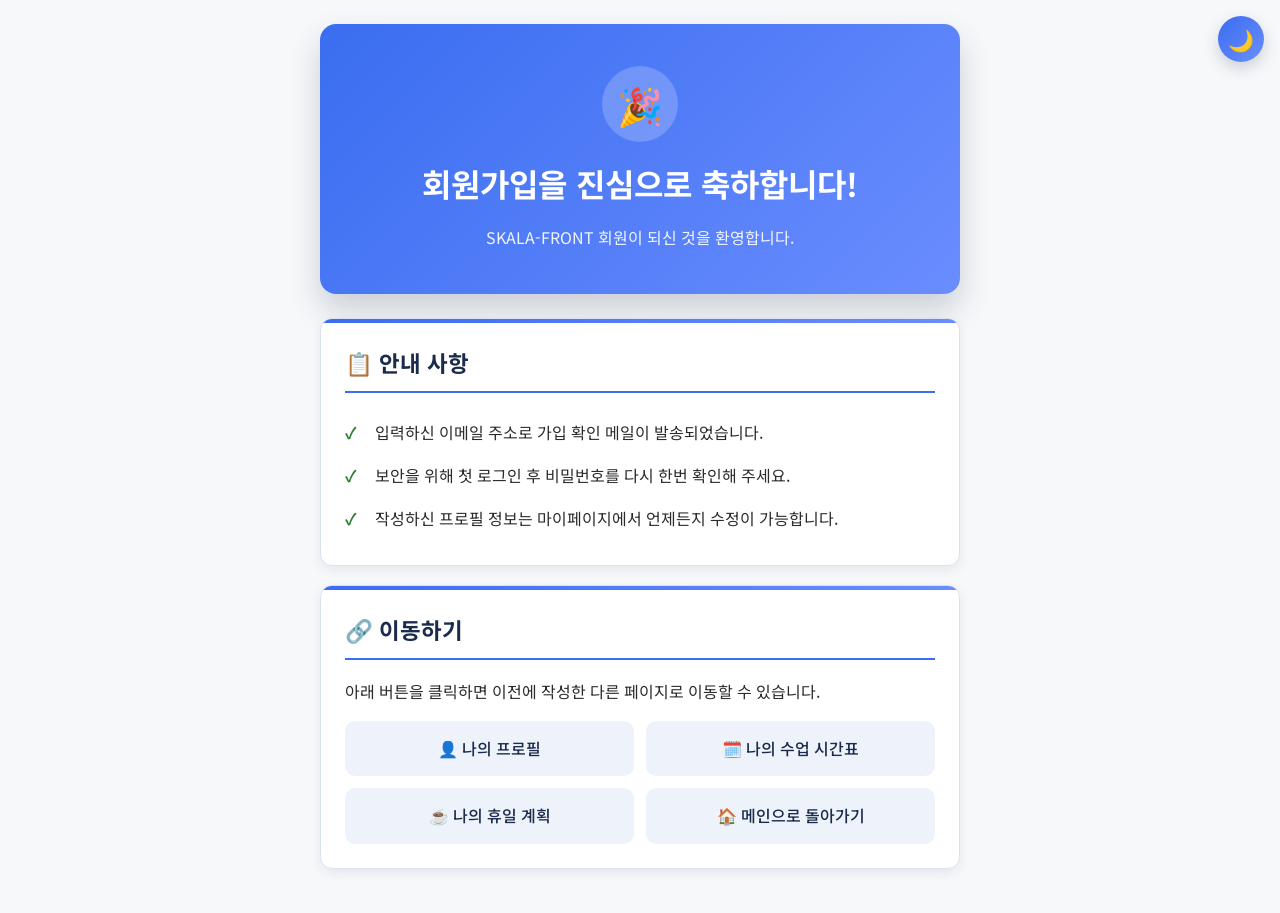
<file: html/signUpResult.html>
<!DOCTYPE html>
<html lang="ko">
<head>
  <meta charset="UTF-8">
  <meta name="viewport" content="width=device-width, initial-scale=1.0">
  <meta name="description" content="SKALA-FRONT 회원가입 완료 안내 페이지입니다.">
  <title>회원가입 완료</title>
  <link rel="icon" type="image/svg+xml" href="../media/favicon.svg">
  <script>
    if (localStorage.getItem("theme") === "dark") {
      document.documentElement.setAttribute("data-theme", "dark");
    }
  </script>
  <link rel="preconnect" href="https://fonts.googleapis.com">
  <link rel="preconnect" href="https://fonts.gstatic.com" crossorigin>
  <link href="https://fonts.googleapis.com/css2?family=Noto+Sans+KR:wght@400;500;700&display=swap" rel="stylesheet">
  <link rel="stylesheet" href="../css/style.css">
</head>
<body>
  <button id="theme-toggle" class="theme-toggle" aria-label="다크모드 전환">🌙</button>
  <div class="container container-narrow">
  <header class="hero">
    <div class="hero-icon">🎉</div>
    <h1>회원가입을 진심으로 축하합니다!</h1>
    <p>SKALA-FRONT 회원이 되신 것을 환영합니다.</p>
  </header>

  <section class="section-card">
    <h2>📋 안내 사항</h2>
    <ul class="notice-list">
      <li>입력하신 이메일 주소로 가입 확인 메일이 발송되었습니다.</li>
      <li>보안을 위해 첫 로그인 후 비밀번호를 다시 한번 확인해 주세요.</li>
      <li>작성하신 프로필 정보는 마이페이지에서 언제든지 수정이 가능합니다.</li>
    </ul>
  </section>

  <section class="section-card">
    <h2>🔗 이동하기</h2>
    <p>아래 버튼을 클릭하면 이전에 작성한 다른 페이지로 이동할 수 있습니다.</p>
    <div class="result-links">
      <a href="myProfile.html">👤 나의 프로필</a>
      <a href="myClass.html">🗓️ 나의 수업 시간표</a>
      <a href="myHoliday.html">☕ 나의 휴일 계획</a>
      <a href="index.html">🏠 메인으로 돌아가기</a>
    </div>
  </section>
  </div>
  <script src="../script/darkMode.js"></script>
  <script src="../script/scrollReveal.js"></script>
  <script src="../script/backToTop.js"></script>
</body>
</html>
</file>
<file: css/style.css>
/* ===== 색상 변수 (라이트 테마 기본값) ===== */
:root {
  --color-bg: #f7f8fa;
  --color-text: #2b2b2b;
  --color-text-muted: #6b7280;
  --color-heading: #1a2b4c;
  --color-heading-accent: #24479c;
  --color-primary: #3a6df0;
  --color-primary-dark: #2451c9;
  --color-primary-light: #6a8dff;
  --color-card-bg: #ffffff;
  --color-border: #dbe2ef;
  --color-aside-bg: #eef2fb;
  --color-input-border: #c3ccdb;
  --color-reset-bg: #e4e8f0;
  --color-reset-bg-hover: #d3d9e6;
  --color-table-border: #d0d7e2;
  --color-row-alt: #f4f7fd;
  --color-row-hover: #dfe8fb;
  --color-today-tint: rgba(232, 145, 43, 0.16);
  --color-shadow: rgba(26, 43, 76, 0.08);
  --color-shadow-strong: rgba(26, 43, 76, 0.2);
  --color-invalid: #d32f2f;
  --color-valid: #2e7d32;

  --gradient-primary: linear-gradient(135deg, var(--color-primary), var(--color-primary-dark));
  --shadow-card: 0 4px 12px var(--color-shadow);
}

/* ===== 다크 테마 오버라이드 ===== */
:root[data-theme="dark"] {
  --color-bg: #0f1420;
  --color-text: #dfe4f0;
  --color-text-muted: #9aa4bd;
  --color-heading: #f3f5fb;
  --color-heading-accent: #9db4f5;
  --color-primary: #5b8dff;
  --color-primary-dark: #3a6df0;
  --color-primary-light: #86a8ff;
  --color-card-bg: #1a2133;
  --color-border: #2b3450;
  --color-aside-bg: #1e2740;
  --color-input-border: #3a4560;
  --color-reset-bg: #2a3350;
  --color-reset-bg-hover: #35406a;
  --color-table-border: #2b3450;
  --color-row-alt: #202a42;
  --color-row-hover: #2b3757;
  --color-today-tint: rgba(240, 166, 65, 0.22);
  --color-shadow: rgba(0, 0, 0, 0.4);
  --color-shadow-strong: rgba(0, 0, 0, 0.6);
  --color-invalid: #ff6b6b;
  --color-valid: #4caf50;
}

/* ===== 전체 테마 ===== */
body {
  font-family: "Noto Sans KR", sans-serif;
  line-height: 1.7;
  color: var(--color-text);
  background-color: var(--color-bg);
  margin: 0;
  padding: 24px;
  transition: background-color 0.3s ease, color 0.3s ease;
}

/* ===== 접근성: 키보드 포커스 표시 ===== */
a:focus-visible,
button:focus-visible,
input:focus-visible,
select:focus-visible,
textarea:focus-visible {
  outline: 3px solid var(--color-primary);
  outline-offset: 2px;
  border-radius: 4px;
}

/* ===== 접근성: 시각적으로 숨기되 스크린리더에는 노출 ===== */
.visually-hidden {
  position: absolute;
  width: 1px;
  height: 1px;
  padding: 0;
  margin: -1px;
  overflow: hidden;
  clip: rect(0, 0, 0, 0);
  white-space: nowrap;
  border: 0;
}

/* ===== 제목 강조 ===== */
h1 {
  color: var(--color-heading);
  font-size: 2em;
  padding-bottom: 12px;
  margin-bottom: 20px;
  border-bottom: 3px solid var(--color-primary);
}

h2 {
  color: var(--color-heading);
  font-size: 1.4em;
  padding: 8px 12px;
  margin-top: 32px;
  border-left: 5px solid var(--color-primary);
  background-color: var(--color-aside-bg);
  border-radius: 0 8px 8px 0;
}

h3 {
  color: var(--color-heading-accent);
}

/* ===== 링크 스타일 ===== */
a {
  color: var(--color-primary);
  text-decoration: none;
  transition: color 0.2s ease;
}

a:hover {
  color: var(--color-primary-dark);
  text-decoration: underline;
}

/* ===== 레이아웃 컨테이너 ===== */
.container {
  max-width: 900px;
  margin: 0 auto;
  padding: 0 16px;
}

/* ===== 카드 공통 상단 그라데이션 바 ===== */
.side-column aside,
.side-column .game-section {
  position: relative;
  overflow: hidden;
}

.side-column aside::before,
.side-column .game-section::before {
  content: "";
  position: absolute;
  top: 0;
  left: 0;
  right: 0;
  height: 4px;
  background: linear-gradient(90deg, var(--color-primary), var(--color-primary-light));
}

/* ===== 여행 사진 카드 (myTrip.html) ===== */
.trip-card {
  margin: 0;
}

.trip-card img {
  display: block;
  width: 100%;
  height: 170px;
  object-fit: cover;
  border-radius: 10px;
  box-shadow: var(--shadow-card);
  transition: transform 0.25s ease, box-shadow 0.25s ease;
}

.trip-card img:hover {
  transform: translateY(-5px);
  box-shadow: 0 14px 26px var(--color-shadow-strong);
}

.trip-card img.lightbox-trigger {
  cursor: zoom-in;
}

.trip-card img.lightbox-trigger:focus-visible {
  outline: 3px solid var(--color-primary);
  outline-offset: 3px;
}

/* ===== 사진 라이트박스 (myTrip.html) ===== */
.lightbox {
  position: fixed;
  inset: 0;
  z-index: 2000;
  display: none;
  align-items: center;
  justify-content: center;
  padding: 24px;
  background: rgba(8, 12, 22, 0.88);
  backdrop-filter: blur(4px);
}

.lightbox.open {
  display: flex;
}

.lightbox-content {
  margin: 0;
  display: flex;
  flex-direction: column;
  align-items: center;
  gap: 14px;
}

.lightbox-img {
  max-width: 92vw;
  max-height: 78vh;
  object-fit: contain;
  border-radius: 10px;
  box-shadow: 0 20px 50px rgba(0, 0, 0, 0.5);
}

.lightbox-caption {
  color: #f2f4f8;
  font-weight: 600;
  font-size: 0.95rem;
  text-align: center;
}

.lightbox-close,
.lightbox-nav {
  position: fixed;
  display: grid;
  place-items: center;
  padding: 0;
  border: none;
  border-radius: 50%;
  color: #ffffff;
  background: rgba(255, 255, 255, 0.15);
  box-shadow: none;
  cursor: pointer;
  line-height: 1;
  transition: background 0.2s ease, transform 0.2s ease;
}

.lightbox-close {
  top: 18px;
  right: 18px;
  width: 44px;
  height: 44px;
  font-size: 1.3rem;
}

.lightbox-nav {
  top: 50%;
  transform: translateY(-50%);
  width: 48px;
  height: 48px;
  font-size: 2rem;
}

.lightbox-prev {
  left: 18px;
}

.lightbox-next {
  right: 18px;
}

.lightbox-close:hover {
  background: rgba(255, 255, 255, 0.3);
  transform: scale(1.08);
}

.lightbox-nav:hover {
  background: rgba(255, 255, 255, 0.3);
  transform: translateY(-50%) scale(1.08);
}

.lightbox-close:focus-visible,
.lightbox-nav:focus-visible {
  outline: 3px solid #ffffff;
  outline-offset: 2px;
}

.trip-card figcaption {
  margin-top: 10px;
}

.trip-card figcaption strong {
  color: var(--color-heading);
  font-size: 1.05em;
}

.trip-card .trip-year {
  color: var(--color-heading-accent);
  font-size: 0.9em;
}

.trip-card figcaption small {
  display: block;
  margin-top: 4px;
  font-size: 0.75em;
  color: var(--color-heading-accent);
}

/* 미디어(오디오/비디오)를 카드 폭에 맞춤 */
.section-card audio {
  width: 100%;
}

.section-card video {
  display: block;
  width: 100%;
  max-width: 640px;
  margin: 0 auto;
  border-radius: 10px;
}

/* ===== 테이블 (myClass.html) ===== */
/* 좁은 화면에서 표가 짓눌리지 않고 가로 스크롤되도록 감싸는 래퍼 */
.table-scroll {
  overflow-x: auto;
  margin-bottom: 28px;
  border-radius: 10px;
  -webkit-overflow-scrolling: touch;
}

table {
  border-collapse: collapse;
  width: 100%;
  min-width: 640px;
  margin-bottom: 28px;
  box-shadow: var(--shadow-card);
  border-radius: 10px;
  overflow: hidden;
}

.table-scroll table {
  margin-bottom: 0;
}

th,
td {
  border: 1px solid var(--color-table-border);
  padding: 10px 8px;
  text-align: center;
}

thead th {
  background: var(--gradient-primary);
  color: #ffffff;
}

tbody th {
  background-color: var(--color-aside-bg);
  color: var(--color-heading);
}

td {
  background-color: var(--color-card-bg);
  transition: background-color 0.15s ease;
}

/* 짝수 행 zebra 스트라이핑 */
tbody tr:nth-child(even) td {
  background-color: var(--color-row-alt);
}

/* 셀(칸) hover 강조 */
tbody td:hover {
  background-color: var(--color-row-hover);
}

/* ===== 오늘 요일 강조 (myClass.html) ===== */
thead th.today-head {
  background: linear-gradient(135deg, #efa53c, #e0821f);
}

.today-badge {
  display: block;
  margin-top: 5px;
  font-size: 0.7rem;
  font-weight: 700;
  letter-spacing: 0.02em;
}

/* 배경색 위에 겹치는 오버레이라 zebra 줄무늬 위에서도 균일하게 보임 */
td.today-col,
tbody th.today-col {
  background-image: linear-gradient(
    var(--color-today-tint),
    var(--color-today-tint)
  );
}

.today-note {
  margin: 0 0 20px;
  padding: 12px 16px;
  border-radius: 10px;
  background-color: var(--color-aside-bg);
  border: 1px solid var(--color-border);
  color: var(--color-heading);
  font-size: 0.9rem;
}

/* ===== 회원가입 폼 (signUp.html) ===== */
fieldset {
  border: 1px solid var(--color-border);
  border-radius: 10px;
  padding: 20px;
  margin-bottom: 24px;
  background-color: var(--color-card-bg);
  box-shadow: var(--shadow-card);
}

legend {
  float: left;
  width: 100%;
  box-sizing: border-box;
  padding: 0 0 12px 0;
  margin-bottom: 18px;
  border-bottom: 2px solid var(--color-primary);
  font-weight: 700;
  color: var(--color-heading);
  font-size: 1.1em;
}

/* legend를 float으로 정상 흐름에 넣은 뒤 본문이 아래로 오도록 */
legend + * {
  clear: left;
}

label {
  font-weight: 500;
}

input[type="text"],
input[type="password"],
input[type="date"],
select,
textarea {
  width: 100%;
  max-width: 360px;
  padding: 10px 12px;
  margin-top: 6px;
  font-family: inherit;
  font-size: 1em;
  color: var(--color-text);
  background-color: var(--color-card-bg);
  border: 1px solid var(--color-input-border);
  border-radius: 6px;
  box-sizing: border-box;
  transition: border-color 0.2s ease;
}

input[type="text"]:focus,
input[type="password"]:focus,
input[type="date"]:focus,
select:focus,
textarea:focus {
  outline: none;
  border-color: var(--color-primary);
}

.hidden {
  display: none;
}

input[type="submit"],
input[type="reset"] {
  padding: 12px 24px;
  margin-right: 10px;
  font-size: 1em;
  font-weight: 700;
  border-radius: 6px;
  border: none;
  cursor: pointer;
  box-shadow: 0 4px 10px var(--color-shadow);
  transition: background-color 0.2s ease, transform 0.2s ease, box-shadow 0.2s ease;
}

input[type="submit"] {
  background: var(--gradient-primary);
  color: #ffffff;
}

input[type="submit"]:hover {
  transform: translateY(-2px);
  box-shadow: 0 10px 20px var(--color-shadow-strong);
}

input[type="reset"] {
  background-color: var(--color-reset-bg);
  color: var(--color-text);
}

input[type="reset"]:hover {
  background-color: var(--color-reset-bg-hover);
}

/* ===== 공통 히어로 헤더 (signUp / myProfile / myHoliday) ===== */
.hero {
  position: relative;
  text-align: center;
  padding: 42px 26px;
  margin: 0 auto 24px auto;
  background: linear-gradient(135deg, var(--color-primary), var(--color-primary-light));
  border-radius: 16px;
  box-shadow: 0 16px 32px var(--color-shadow-strong);
}

.home-link {
  position: absolute;
  top: 16px;
  left: 16px;
  display: inline-flex;
  align-items: center;
  gap: 4px;
  padding: 6px 12px;
  font-size: 0.85rem;
  font-weight: 500;
  color: #ffffff;
  background-color: rgba(255, 255, 255, 0.18);
  border: 1px solid rgba(255, 255, 255, 0.35);
  border-radius: 999px;
  transition: background-color 0.2s ease, transform 0.2s ease;
}

.home-link:hover {
  background-color: rgba(255, 255, 255, 0.3);
  transform: translateX(-2px);
}

/* 폼 폭에 맞춘 좁은 히어로 (signUp) */
.hero-narrow {
  max-width: 520px;
}

.hero-icon {
  width: 76px;
  height: 76px;
  margin: 0 auto 14px auto;
  display: flex;
  align-items: center;
  justify-content: center;
  font-size: 2.3em;
  background-color: rgba(255, 255, 255, 0.2);
  border-radius: 50%;
}

.hero h1 {
  color: #ffffff;
  border-bottom: none;
  margin: 0 0 14px 0;
  padding-bottom: 0;
  animation: fadeIn 1s ease;
}

.hero p {
  color: rgba(255, 255, 255, 0.92);
  margin: 0 auto;
  max-width: 480px;
  line-height: 1.7;
}

/* 히어로 인사말 + 실시간 시계 (index.html) */
/* index hero: 좌우 스플릿 레이아웃 (인사말 + 상태 카드) */
.hero-split {
  text-align: left;
  display: flex;
  align-items: center;
  justify-content: space-between;
  flex-wrap: wrap;
  gap: 24px 32px;
}

.hero-main {
  flex: 1 1 320px;
  min-width: 0;
  text-align: left;
}

/* .hero p 규칙(margin:0 auto)을 이기도록 .hero-split로 스코프 */
.hero-split .hero-eyebrow {
  margin: 0 0 12px;
  max-width: none;
  font-size: 0.82rem;
  font-weight: 700;
  letter-spacing: 0.04em;
  color: rgba(255, 255, 255, 0.85);
}

.hero-split .hero-lead {
  margin: 0;
  max-width: 460px;
  color: rgba(255, 255, 255, 0.92);
  line-height: 1.7;
}

.hero-status {
  box-sizing: border-box;
  flex: 0 0 auto;
  min-width: 200px;
  max-width: 100%;
  display: flex;
  flex-direction: column;
  padding: 18px 22px;
  background: rgba(255, 255, 255, 0.15);
  border: 1px solid rgba(255, 255, 255, 0.28);
  border-radius: 14px;
  color: #ffffff;
}

.hero-status-clock {
  font-size: 1.9rem;
  font-weight: 800;
  line-height: 1;
  font-variant-numeric: tabular-nums;
}

.hero-status-date {
  margin-top: 7px;
  font-size: 0.82rem;
  color: rgba(255, 255, 255, 0.85);
}

.hero-status-divider {
  height: 1px;
  background: rgba(255, 255, 255, 0.28);
  margin: 14px 0;
}

.hero-status .hero-visit {
  margin: 0;
  font-size: 0.8rem;
  letter-spacing: 0.01em;
  color: rgba(255, 255, 255, 0.82);
  font-variant-numeric: tabular-nums;
}

.hero-status .hero-visit:empty {
  display: none;
}

/* 방문 정보가 없으면(첫 방문) 구분선도 숨김 */
.hero-status:has(.hero-visit:empty) .hero-status-divider {
  display: none;
}

/* ===== 회원가입 폼 레이아웃 (signUp.html) ===== */
.signup-form {
  max-width: 520px;
  margin: 0 auto;
}

.form-group {
  margin-bottom: 18px;
}

.form-group:last-child {
  margin-bottom: 0;
}

.form-group label,
.form-group .group-label {
  display: block;
  margin-bottom: 6px;
  font-weight: 500;
  color: var(--color-heading);
}

.form-group .required {
  color: var(--color-invalid);
  font-size: 0.85em;
  font-weight: 400;
}

/* 폼 내 입력 요소는 카드 폭에 맞춰 꽉 차게 */
.signup-form input[type="text"],
.signup-form input[type="password"],
.signup-form input[type="date"],
.signup-form select,
.signup-form textarea {
  max-width: 100%;
  margin-top: 0;
}

.signup-form textarea {
  resize: vertical;
}

/* 입력창 + 아이콘 래퍼 */
.input-wrap {
  position: relative;
}

.input-wrap input {
  padding-right: 38px;
}

.input-wrap.has-toggle input {
  padding-right: 68px;
}

/* 입력창 안쪽 ✓/✗ 상태 아이콘 */
.field-status {
  position: absolute;
  top: 50%;
  right: 12px;
  transform: translateY(-50%);
  font-size: 1em;
  font-weight: 700;
  pointer-events: none;
}

.input-wrap.has-toggle .field-status {
  right: 42px;
}

.field-status.valid {
  color: var(--color-valid);
}

.field-status.invalid {
  color: var(--color-invalid);
}

/* 비밀번호 표시/숨김 토글 */
.pw-toggle {
  position: absolute;
  top: 50%;
  right: 6px;
  transform: translateY(-50%);
  width: 30px;
  height: 30px;
  padding: 0;
  font-size: 1em;
  background: none;
  border: none;
  border-radius: 6px;
  box-shadow: none;
  cursor: pointer;
}

.pw-toggle:hover {
  background-color: var(--color-aside-bg);
  transform: translateY(-50%);
  box-shadow: none;
}

/* 자기소개 글자 수 카운터 */
.char-counter {
  display: block;
  margin-top: 4px;
  text-align: right;
  font-size: 0.85em;
  color: var(--color-heading-accent);
}

/* 이메일 한 줄 배치 */
.email-row {
  display: flex;
  flex-wrap: wrap;
  align-items: center;
  gap: 8px;
}

.email-row .email-at {
  color: var(--color-heading-accent);
  font-weight: 700;
}

.email-row #userEmail {
  flex: 1 1 120px;
}

.email-row #emailDomain {
  flex: 0 1 auto;
  width: auto;
}

.email-row #customDomain {
  flex: 1 1 100%;
}

/* 라디오 / 체크박스 그룹 */
.option-row {
  display: flex;
  flex-wrap: wrap;
  gap: 8px 20px;
}

.option-column {
  display: flex;
  flex-direction: column;
  gap: 10px;
}

.option {
  display: inline-flex;
  align-items: center;
  gap: 6px;
  font-weight: 400;
  cursor: pointer;
}

.option input {
  width: auto;
  margin: 0;
  cursor: pointer;
}

/* 제출 / 초기화 버튼 영역 */
.form-actions {
  display: flex;
  gap: 12px;
  margin-top: 8px;
}

.form-actions input {
  flex: 1;
  margin-right: 0;
}

/* ===== 좁은 페이지 컨테이너 (myProfile / myHoliday) ===== */
.container-narrow {
  max-width: 640px;
}

/* ===== 공통 섹션 카드 (myProfile / myHoliday) ===== */
.section-card {
  position: relative;
  overflow: hidden;
  background-color: var(--color-card-bg);
  border: 1px solid var(--color-border);
  border-radius: 12px;
  padding: 24px;
  margin-bottom: 20px;
  box-shadow: var(--shadow-card);
}

.section-card::before {
  content: "";
  position: absolute;
  top: 0;
  left: 0;
  right: 0;
  height: 4px;
  background: linear-gradient(90deg, var(--color-primary), var(--color-primary-light));
}

.section-card h2 {
  margin: 0 0 18px 0;
  padding: 0 0 10px 0;
  background: none;
  border-left: none;
  border-bottom: 2px solid var(--color-primary);
  border-radius: 0;
}

/* ===== 프로필 리스트 (myProfile.html) ===== */
/* 좋아하는 음식 - 칩 그리드 */
.food-list {
  list-style: none;
  margin: 0;
  padding: 0;
  display: grid;
  grid-template-columns: repeat(2, 1fr);
  gap: 12px;
}

.food-list li {
  padding: 14px 16px;
  background-color: var(--color-aside-bg);
  border-radius: 10px;
  font-weight: 500;
  transition: transform 0.2s ease;
}

.food-list li:hover {
  transform: translateY(-3px);
}

/* 올해 할 일 - 번호 뱃지 리스트 */
.todo-list {
  list-style: none;
  margin: 0;
  padding: 0;
  counter-reset: todo;
}

.todo-list li {
  counter-increment: todo;
  display: flex;
  align-items: center;
  gap: 14px;
  padding: 14px 0;
  border-bottom: 1px solid var(--color-border);
}

.todo-list li:last-child {
  border-bottom: none;
}

.todo-list li::before {
  content: counter(todo);
  flex-shrink: 0;
  width: 30px;
  height: 30px;
  display: flex;
  align-items: center;
  justify-content: center;
  background: var(--gradient-primary);
  color: #ffffff;
  border-radius: 50%;
  font-weight: 700;
  font-size: 0.9em;
}

/* 나를 설명하는 단어들 - 키워드 카드 */
.keyword-list {
  margin: 0;
  display: grid;
  gap: 16px;
}

.keyword-item {
  padding-left: 14px;
  border-left: 3px solid var(--color-primary);
}

.keyword-item dt {
  display: inline-block;
  margin-bottom: 6px;
  padding: 4px 14px;
  background: var(--gradient-primary);
  color: #ffffff;
  border-radius: 20px;
  font-weight: 700;
  font-size: 0.95em;
}

.keyword-item dd {
  margin: 0;
  color: var(--color-text);
}

/* ===== 회원가입 완료 페이지 (signUpResult.html) ===== */
/* 안내 사항 체크 리스트 */
.notice-list {
  list-style: none;
  margin: 0;
  padding: 0;
}

.notice-list li {
  position: relative;
  padding: 8px 0 8px 30px;
}

.notice-list li::before {
  content: "✓";
  position: absolute;
  left: 0;
  top: 8px;
  color: var(--color-valid);
  font-weight: 700;
}

/* 이동 링크 - 버튼형 그리드 */
.result-links {
  display: grid;
  grid-template-columns: repeat(2, 1fr);
  gap: 12px;
  margin-top: 14px;
}

.result-links a {
  display: block;
  padding: 14px 16px;
  text-align: center;
  background-color: var(--color-aside-bg);
  color: var(--color-heading);
  border-radius: 10px;
  font-weight: 500;
  transition: transform 0.2s ease, background 0.2s ease, color 0.2s ease, box-shadow 0.2s ease;
}

.result-links a:hover {
  background: var(--gradient-primary);
  color: #ffffff;
  text-decoration: none;
  transform: translateY(-3px);
  box-shadow: 0 8px 18px var(--color-shadow);
}

/* ===== 휴일 페이지 타임라인 (myHoliday.html) ===== */
.timeline {
  position: relative;
  margin: 0;
}

.timeline::before {
  content: "";
  position: absolute;
  left: 30px;
  top: 14px;
  bottom: 14px;
  width: 2px;
  background: var(--color-border);
  z-index: 0;
}

.timeline-item {
  position: relative;
  display: flex;
  gap: 16px;
  padding-bottom: 18px;
}

.timeline-item:last-child {
  padding-bottom: 0;
}

.timeline-time {
  position: relative;
  z-index: 1;
  flex-shrink: 0;
  width: 60px;
  height: 28px;
  display: flex;
  align-items: center;
  justify-content: center;
  background: var(--gradient-primary);
  color: #ffffff;
  border-radius: 20px;
  font-weight: 700;
  font-size: 0.85em;
}

.timeline-desc {
  margin: 0;
  padding-top: 3px;
}

/* ===== 버튼 (미니 게임 등) ===== */
button {
  padding: 10px 20px;
  font-size: 1em;
  font-weight: 700;
  font-family: inherit;
  color: #ffffff;
  background: var(--gradient-primary);
  border: none;
  border-radius: 6px;
  cursor: pointer;
  box-shadow: 0 4px 10px var(--color-shadow);
  transition: background-color 0.2s ease, transform 0.2s ease, box-shadow 0.2s ease;
}

button:hover {
  transform: translateY(-2px);
  box-shadow: 0 10px 20px var(--color-shadow-strong);
}

/* ===== 다크모드 토글 버튼 ===== */
.theme-toggle {
  position: fixed;
  top: 16px;
  right: 16px;
  z-index: 1000;
  width: 46px;
  height: 46px;
  padding: 0;
  border-radius: 50%;
  border: none;
  background: linear-gradient(135deg, var(--color-primary), var(--color-primary-light));
  color: #ffffff;
  font-size: 1.3em;
  line-height: 1;
  display: flex;
  align-items: center;
  justify-content: center;
  cursor: pointer;
  box-shadow: 0 6px 16px var(--color-shadow-strong);
  transition: transform 0.25s ease;
}

.theme-toggle:hover {
  transform: scale(1.12) rotate(12deg);
}

/* ===== 맨 위로 버튼 ===== */
.back-to-top {
  position: fixed;
  bottom: 20px;
  right: 20px;
  z-index: 1000;
  width: 46px;
  height: 46px;
  padding: 0;
  border: none;
  border-radius: 50%;
  font-size: 1.4rem;
  line-height: 1;
  color: #ffffff;
  background: var(--gradient-primary);
  box-shadow: 0 6px 16px var(--color-shadow-strong);
  cursor: pointer;
  opacity: 0;
  transform: translateY(12px);
  pointer-events: none;
  transition: opacity 0.25s ease, transform 0.25s ease, box-shadow 0.2s ease;
}

.back-to-top.visible {
  opacity: 1;
  transform: translateY(0);
  pointer-events: auto;
}

.back-to-top:hover {
  transform: translateY(-3px);
  box-shadow: 0 10px 22px var(--color-shadow-strong);
}

/* ===== 스탯 요약 스트립 (index.html) ===== */
.stats-strip {
  display: flex;
  flex-wrap: wrap;
  justify-content: center;
  gap: 6px 20px;
  margin-bottom: 24px;
  font-size: 0.85em;
  color: var(--color-heading-accent);
}

.stat-item strong {
  color: var(--color-primary);
  font-weight: 700;
}

/* ===== 바로가기 카드 그리드 (index.html) ===== */
.nav-cards {
  display: grid;
  grid-template-columns: repeat(auto-fit, minmax(160px, 1fr));
  gap: 16px;
}

.nav-card {
  display: flex;
  flex-direction: column;
  align-items: center;
  text-align: center;
  gap: 6px;
  padding: 20px 16px;
  background-color: var(--color-card-bg);
  border: 1px solid var(--color-border);
  border-radius: 12px;
  color: var(--color-heading);
  box-shadow: var(--shadow-card);
  transition: transform 0.2s ease, box-shadow 0.2s ease, border-color 0.2s ease;
}

.nav-card:hover {
  transform: translateY(-5px);
  border-color: var(--color-primary);
  box-shadow: 0 14px 26px var(--color-shadow-strong);
  text-decoration: none;
}

.nav-card-icon {
  font-size: 2em;
  line-height: 1;
}

.nav-card-title {
  font-weight: 700;
  color: var(--color-heading);
}

.nav-card-desc {
  font-size: 0.82em;
  color: var(--color-heading-accent);
}

/* ===== 메뉴 하단 구분선 (index.html) ===== */
.nav-divider {
  border: none;
  border-top: 3px solid var(--color-primary);
  margin: 24px 0;
}

/* ===== main/side-column 가로 배치 (index.html) ===== */
.content-layout {
  display: flex;
  gap: 24px;
  align-items: flex-start;
}

.main-column {
  flex: 2.2;
  min-width: 0;
  display: flex;
  flex-direction: column;
  gap: 20px;
}

.main-column .section-card {
  margin-bottom: 0;
}

.side-column {
  flex: 1;
  min-width: 260px;
  display: flex;
  flex-direction: column;
  gap: 20px;
}

.side-column aside,
.side-column .game-section {
  border-radius: 10px;
  padding: 16px;
  box-shadow: var(--shadow-card);
}

.side-column aside {
  background-color: var(--color-aside-bg);
}

.side-column .game-section {
  background-color: var(--color-card-bg);
  border: 1px solid var(--color-border);
  display: flex;
  flex-direction: column;
  gap: 10px;
  align-items: stretch;
}

.side-column .game-section button {
  width: 100%;
  text-align: center;
}

/* ===== 미니 게임 버튼 애니메이션 ===== */
.game-emoji {
  display: inline-block;
  transform-origin: 70% 70%;
  animation: gameWiggle 2.6s ease-in-out infinite;
}

@keyframes gameWiggle {
  0%, 88%, 100% { transform: rotate(0deg); }
  91% { transform: rotate(-14deg); }
  94% { transform: rotate(12deg); }
  97% { transform: rotate(-6deg); }
}

.game-btn {
  position: relative;
  overflow: hidden;
  display: flex;
  align-items: center;
  justify-content: center;
  gap: 10px;
  /* 로드 시 순차 등장 */
  opacity: 0;
  animation: gameBtnIn 0.5s ease forwards;
}

.game-section .game-btn:nth-of-type(1) { animation-delay: 0.05s; }
.game-section .game-btn:nth-of-type(2) { animation-delay: 0.15s; }
.game-section .game-btn:nth-of-type(3) { animation-delay: 0.25s; }

@keyframes gameBtnIn {
  from { opacity: 0; transform: translateY(12px); }
  to { opacity: 1; transform: translateY(0); }
}

.game-btn-icon {
  font-size: 1.3rem;
  line-height: 1;
  transition: transform 0.25s ease;
}

.game-btn:hover .game-btn-icon {
  animation: gameIconBounce 0.5s ease;
}

@keyframes gameIconBounce {
  0%, 100% { transform: translateY(0) rotate(0); }
  30% { transform: translateY(-5px) rotate(-8deg); }
  60% { transform: translateY(-2px) rotate(6deg); }
}

/* 호버 시 빛 스윕 효과 */
.game-btn::after {
  content: "";
  position: absolute;
  top: 0;
  left: -75%;
  width: 50%;
  height: 100%;
  background: linear-gradient(
    120deg,
    rgba(255, 255, 255, 0) 0%,
    rgba(255, 255, 255, 0.45) 50%,
    rgba(255, 255, 255, 0) 100%
  );
  transform: skewX(-20deg);
  pointer-events: none;
}

.game-btn:hover::after {
  animation: gameShine 0.7s ease;
}

@keyframes gameShine {
  from { left: -75%; }
  to { left: 130%; }
}

@media (prefers-reduced-motion: reduce) {
  .game-emoji,
  .game-btn {
    animation: none;
    opacity: 1;
  }
  .game-btn:hover .game-btn-icon,
  .game-btn:hover::after {
    animation: none;
  }
}

.content-layout main h2,
.side-column aside h2,
.side-column .game-section h2 {
  margin-top: 0;
}

/* ===== 스크롤 등장 애니메이션 ===== */
.reveal {
  opacity: 0;
  transform: translateY(22px);
  transition: opacity 0.6s ease, transform 0.6s ease;
  will-change: opacity, transform;
}

.reveal.is-visible {
  opacity: 1;
  transform: none;
}

/* ===== 비밀번호 강도 미터 (signUp.html) ===== */
.pw-strength {
  display: flex;
  align-items: center;
  gap: 10px;
  margin-top: 8px;
}

.pw-strength[hidden] {
  display: none;
}

.pw-strength-bar {
  display: flex;
  gap: 4px;
  flex: 1;
}

.pw-strength-bar span {
  flex: 1;
  height: 6px;
  border-radius: 999px;
  background-color: var(--color-reset-bg);
  transition: background-color 0.25s ease;
}

.pw-strength-label {
  font-size: 0.8rem;
  font-weight: 700;
  min-width: 56px;
  text-align: right;
}

.pw-strength[data-level="1"] .pw-strength-bar span:nth-child(-n + 1),
.pw-strength[data-level="2"] .pw-strength-bar span:nth-child(-n + 2),
.pw-strength[data-level="3"] .pw-strength-bar span:nth-child(-n + 3),
.pw-strength[data-level="4"] .pw-strength-bar span:nth-child(-n + 4) {
  background-color: var(--pw-color);
}

.pw-strength[data-level="1"] { --pw-color: var(--color-invalid); }
.pw-strength[data-level="2"] { --pw-color: #e0993a; }
.pw-strength[data-level="3"] { --pw-color: var(--color-primary); }
.pw-strength[data-level="4"] { --pw-color: var(--color-valid); }

.pw-strength[data-level="1"] .pw-strength-label { color: var(--color-invalid); }
.pw-strength[data-level="2"] .pw-strength-label { color: #e0993a; }
.pw-strength[data-level="3"] .pw-strength-label { color: var(--color-primary); }
.pw-strength[data-level="4"] .pw-strength-label { color: var(--color-valid); }

/* ===== 기술 스택 게이지 (myProfile.html) ===== */
.skill-intro {
  margin: 0 0 18px;
  color: var(--color-text-muted);
  font-size: 0.92rem;
}

.skill-list {
  list-style: none;
  margin: 0;
  padding: 0;
  display: flex;
  flex-direction: column;
  gap: 16px;
}

.skill-head {
  display: flex;
  justify-content: space-between;
  align-items: baseline;
  margin-bottom: 7px;
}

.skill-name {
  font-weight: 500;
  font-size: 0.95rem;
}

.skill-pct {
  font-weight: 700;
  font-size: 0.9rem;
  color: var(--color-primary);
  font-variant-numeric: tabular-nums;
}

.skill-track {
  height: 10px;
  border-radius: 999px;
  background-color: var(--color-reset-bg);
  overflow: hidden;
}

.skill-fill {
  display: block;
  height: 100%;
  width: 0;
  border-radius: 999px;
  background: linear-gradient(90deg, var(--color-primary), var(--color-primary-light));
  transition: width 1.1s cubic-bezier(0.22, 1, 0.36, 1);
}

@media (prefers-reduced-motion: reduce) {
  .skill-fill {
    transition: none;
  }
}

/* ===== 오늘의 주요 소식 (날짜 중심 changelog, index.html) ===== */
.news-feed {
  list-style: none;
  margin: 0;
  padding: 0;
  display: flex;
  flex-direction: column;
}

.news-item {
  display: flex;
  align-items: stretch;
  gap: 12px;
}

.news-date {
  flex: 0 0 auto;
  align-self: flex-start;
  width: 42px;
  padding-top: 1px;
  text-align: right;
  font-size: 0.8rem;
  font-weight: 700;
  color: var(--color-text-muted);
  font-variant-numeric: tabular-nums;
}

/* 세로 레일 + 점 (레일 폭 기준 50%로 점을 얹어 항상 중앙 정렬) */
.news-rail {
  flex: 0 0 auto;
  position: relative;
  width: 2px;
  background-color: var(--color-border);
}

.news-rail::before {
  content: "";
  position: absolute;
  left: 50%;
  top: 3px;
  transform: translateX(-50%);
  width: 10px;
  height: 10px;
  border-radius: 50%;
  background-color: var(--color-card-bg);
  border: 2px solid var(--color-primary);
}

.news-body {
  flex: 1;
  min-width: 0;
  padding: 0 0 18px 4px;
}

.news-item:last-child .news-body {
  padding-bottom: 0;
}

.news-title {
  display: flex;
  align-items: center;
  gap: 7px;
  margin: 0 0 4px;
  font-size: 0.98rem;
  color: var(--color-heading);
}

.news-ic {
  flex: 0 0 auto;
  font-size: 1.1rem;
  line-height: 1;
}

.news-desc {
  margin: 0;
  font-size: 0.88rem;
  line-height: 1.5;
}

/* ===== 오늘 일정 (index.html) ===== */
.today-schedule-day {
  margin: 0 0 14px;
  font-weight: 700;
  color: var(--color-primary);
}

.today-schedule {
  list-style: none;
  margin: 0;
  padding: 0 0 0 26px;
  display: flex;
  flex-direction: column;
  gap: 8px;
}

.today-schedule li {
  position: relative;
  display: flex;
  align-items: baseline;
  gap: 14px;
  padding: 10px 14px;
  border-radius: 10px;
  background-color: var(--color-aside-bg);
  border: 1px solid var(--color-border);
}

/* 타임라인 점 (li 기준). border 2px 포함 실제 너비 16px → 중심이 left+8 */
.today-schedule li::before {
  content: "";
  position: absolute;
  left: -24px;
  top: 50%;
  transform: translateY(-50%);
  width: 12px;
  height: 12px;
  border-radius: 50%;
  background-color: var(--color-card-bg);
  border: 2px solid var(--color-primary);
  z-index: 1;
}

/* 다음 점까지 잇는 세로 연결선 (점과 동일하게 li 기준 → 항상 정렬) */
.today-schedule li::after {
  content: "";
  position: absolute;
  left: -17px;
  top: 50%;
  width: 2px;
  height: calc(100% + 8px);
  background-color: var(--color-border);
  z-index: 0;
}

.today-schedule li:last-child::after {
  display: none;
}

/* 진행 중인 일정은 점을 채움 */
.today-schedule li.is-now::before {
  background-color: var(--color-primary);
  box-shadow: 0 0 0 3px var(--color-row-hover);
}

/* 일정 없음/로딩 상태에서는 점·연결선 숨김 */
.today-schedule:has(.ts-empty) {
  padding-left: 0;
}
.today-schedule li.ts-empty::before,
.today-schedule li.ts-empty::after {
  display: none;
}

.today-schedule .ts-time {
  flex: 0 0 auto;
  align-self: center;
  min-width: 84px;
  padding: 3px 10px;
  border-radius: 999px;
  text-align: center;
  font-weight: 700;
  font-size: 0.82rem;
  color: var(--color-primary-dark);
  background-color: var(--color-card-bg);
  border: 1px solid var(--color-border);
  font-variant-numeric: tabular-nums;
}

/* 진행 중인 일정은 시간 배지를 강조 */
.today-schedule li.is-now .ts-time {
  color: #ffffff;
  background: var(--gradient-primary);
  border-color: transparent;
}

/* 이미 지난 일정은 흐리게 */
.today-schedule li.is-past {
  opacity: 0.5;
}

.today-schedule .ts-icon {
  flex: 0 0 auto;
  font-size: 1.05rem;
  line-height: 1;
}

.today-schedule .ts-act {
  flex: 1;
}

.today-schedule .ts-empty {
  justify-content: center;
  color: var(--color-text-muted);
}

/* 지금 진행 중인 일정 강조 */
.today-schedule li.is-now {
  background-color: var(--color-row-hover);
  border-color: var(--color-primary);
  box-shadow: 0 0 0 1px var(--color-primary) inset;
}

.ts-now-badge {
  flex: 0 0 auto;
  align-self: center;
  display: inline-flex;
  align-items: center;
  gap: 5px;
  padding: 3px 10px;
  border-radius: 999px;
  font-size: 0.72rem;
  font-weight: 700;
  line-height: 1;
  color: #ffffff;
  background: var(--gradient-primary);
}

.ts-now-badge::before {
  content: "";
  width: 6px;
  height: 6px;
  border-radius: 50%;
  background-color: #ffffff;
  animation: nowPulse 1.4s ease-in-out infinite;
}

@keyframes nowPulse {
  0%, 100% { opacity: 1; transform: scale(1); }
  50% { opacity: 0.4; transform: scale(0.7); }
}

@media (prefers-reduced-motion: reduce) {
  .ts-now-badge::before {
    animation: none;
  }
}

.today-schedule-more {
  margin: 14px 0 0;
  text-align: right;
  font-size: 0.9rem;
}

/* ===== 실시간 정보 위젯 ===== */
.live-header {
  display: flex;
  align-items: center;
  gap: 8px;
}

.live-dot {
  width: 10px;
  height: 10px;
  border-radius: 50%;
  background-color: var(--color-valid);
  box-shadow: 0 0 0 0 var(--color-valid);
  animation: livePulse 1.8s infinite;
}

@keyframes livePulse {
  0% {
    box-shadow: 0 0 0 0 rgba(46, 125, 50, 0.5);
  }
  70% {
    box-shadow: 0 0 0 8px rgba(46, 125, 50, 0);
  }
  100% {
    box-shadow: 0 0 0 0 rgba(46, 125, 50, 0);
  }
}

.location-badge {
  display: inline-block;
  margin: 0 0 4px;
  padding: 4px 12px;
  border-radius: 999px;
  font-size: 0.85rem;
  font-weight: 500;
  color: var(--color-primary-dark);
  background-color: var(--color-card-bg);
  border: 1px solid var(--color-border);
}

@media (prefers-reduced-motion: reduce) {
  .live-dot {
    animation: none;
  }
}

/* 날씨 조회: 도시 선택 + 내 위치 버튼 (세로 배치) */
.weather-controls {
  display: flex;
  flex-direction: column;
  gap: 8px;
  margin-top: 6px;
}

.weather-controls select {
  width: 100%;
  max-width: none;
  margin-top: 0;
}

.my-location-btn {
  display: flex;
  align-items: center;
  justify-content: center;
  gap: 7px;
  width: 100%;
  padding: 10px 14px;
  font-size: 0.9rem;
}

.my-location-btn .pin {
  display: inline-block;
}

.my-location-btn:hover:not(:disabled) .pin {
  animation: pinBounce 0.6s ease;
}

.my-location-btn:disabled {
  cursor: progress;
  opacity: 0.85;
}

.my-location-btn.locating .pin {
  animation: pinPulse 1s ease-in-out infinite;
}

@keyframes pinBounce {
  0%, 100% { transform: translateY(0); }
  30% { transform: translateY(-5px); }
  60% { transform: translateY(-2px); }
}

@keyframes pinPulse {
  0%, 100% { transform: scale(1); opacity: 1; }
  50% { transform: scale(1.25); opacity: 0.6; }
}

@media (prefers-reduced-motion: reduce) {
  .my-location-btn:hover:not(:disabled) .pin,
  .my-location-btn.locating .pin {
    animation: none;
  }
}

.info-city {
  margin: 0 0 10px;
  font-weight: 700;
}

.weather-main {
  display: flex;
  align-items: center;
  gap: 12px;
  margin-bottom: 12px;
  padding: 14px 16px;
  border-radius: 12px;
  color: #ffffff;
  background: linear-gradient(135deg, #6b7a90, #97a6ba);
  box-shadow: 0 4px 10px var(--color-shadow);
}

.weather-main-icon {
  font-size: 2.4rem;
  line-height: 1;
}

.weather-main-text {
  font-size: 1.25rem;
  font-weight: 700;
  text-shadow: 0 1px 2px rgba(0, 0, 0, 0.25);
}

/* 날씨 상태·낮밤에 따른 배경 그라데이션 */
.weather-main.sky-clear-day {
  background: linear-gradient(135deg, #4a90e2, #67c1f5);
}
.weather-main.sky-clear-night {
  background: linear-gradient(135deg, #1e2a52, #3a4780);
}
.weather-main.sky-cloud {
  background: linear-gradient(135deg, #6b7a90, #97a6ba);
}
.weather-main.sky-fog {
  background: linear-gradient(135deg, #8a94a3, #aeb6c2);
}
.weather-main.sky-rain {
  background: linear-gradient(135deg, #445c7a, #6b8299);
}
.weather-main.sky-snow {
  background: linear-gradient(135deg, #5d86b3, #9cbfe0);
}
.weather-main.sky-storm {
  background: linear-gradient(135deg, #34344e, #565676);
}

.stat-grid {
  display: grid;
  grid-template-columns: 1fr 1fr;
  gap: 10px;
}

.stat-tile {
  display: flex;
  flex-direction: column;
  align-items: center;
  gap: 2px;
  padding: 12px 8px;
  border-radius: 10px;
  background-color: var(--color-card-bg);
  border: 1px solid var(--color-border);
}

.stat-tile-icon {
  font-size: 1.4rem;
  line-height: 1;
}

.stat-tile-value {
  font-size: 1.35rem;
  font-weight: 700;
  color: var(--color-primary);
}

.stat-tile-label {
  font-size: 0.8rem;
  color: var(--color-text-muted);
}

.time-display {
  display: flex;
  align-items: baseline;
  gap: 10px;
  margin-bottom: 6px;
}

.time-big {
  font-size: 2rem;
  font-weight: 700;
  color: var(--color-primary);
  line-height: 1;
}

.time-date {
  font-size: 0.95rem;
  color: var(--color-text-muted);
}

.time-zone {
  margin: 0;
  font-size: 0.9rem;
  color: var(--color-text-muted);
}

/* ===== 이달의 베스트 컷 캐러셀 (index.html) ===== */
.carousel-slides {
  position: relative;
  height: 280px;
  border-radius: 12px;
  overflow: hidden;
  box-shadow: 0 8px 20px var(--color-shadow);
}

.carousel-slide {
  position: absolute;
  inset: 0;
  margin: 0;
  opacity: 0;
  transition: opacity 0.8s ease;
}

.carousel-slide.active {
  opacity: 1;
}

.carousel-slide img {
  width: 100%;
  height: 100%;
  object-fit: cover;
  display: block;
}

.carousel-slide figcaption {
  position: absolute;
  left: 0;
  right: 0;
  bottom: 0;
  padding: 24px 16px 12px 16px;
  background: linear-gradient(to top, rgba(0, 0, 0, 0.75), transparent);
  color: #ffffff;
  font-size: 0.9em;
}

.carousel-dots {
  display: flex;
  justify-content: center;
  gap: 8px;
  margin-top: 12px;
}

.carousel-dot {
  width: 10px;
  height: 10px;
  padding: 0;
  border: none;
  border-radius: 50%;
  background-color: var(--color-border);
  box-shadow: none;
  cursor: pointer;
  transition: background-color 0.2s ease, transform 0.2s ease;
}

.carousel-dot:hover {
  background-color: var(--color-primary-light);
  transform: scale(1.2);
  box-shadow: none;
}

/* 활성 점은 현재 사진에 맞는 색으로 표시 */
.carousel-dot.active {
  transform: scale(1.25);
}

.carousel-dot:nth-child(1).active {
  background-color: #3a6df0; /* 뉴욕 - 블루 */
}

.carousel-dot:nth-child(2).active {
  background-color: #f0993a; /* LA - 앰버 */
}

.carousel-dot:nth-child(3).active {
  background-color: #a34bd0; /* 라스베가스 - 퍼플 */
}

.carousel-hint {
  margin: 10px 0 0 0;
  font-size: 0.85em;
  color: var(--color-heading-accent);
  text-align: center;
}

/* ===== 여행 사진 Grid (myTrip.html) ===== */
.trip-gallery {
  display: grid;
  grid-template-columns: repeat(3, 1fr);
  gap: 20px;
}

/* ===== 헤더 등장 애니메이션 ===== */
@keyframes fadeIn {
  from {
    opacity: 0;
    transform: translateY(-16px);
  }
  to {
    opacity: 1;
    transform: translateY(0);
  }
}

/* ===== 실시간 날씨/시각 (index.html) ===== */
#weather-box,
#worldtime-box {
  margin-top: 12px;
  padding: 12px;
  background-color: var(--color-card-bg);
  border: 1px solid var(--color-border);
  border-radius: 8px;
}

#weather-box ul,
#worldtime-box ul {
  margin: 8px 0 0 0;
  padding-left: 20px;
}

/* ===== 실시간 유효성 검사 (signUp.html) ===== */
.field-feedback {
  display: inline-block;
  margin-top: 4px;
  min-height: 1.1em;
  font-size: 0.85em;
}

.field-feedback.invalid {
  color: var(--color-invalid);
}

.field-feedback.valid {
  color: var(--color-valid);
}

input.invalid {
  border-color: var(--color-invalid) !important;
}

input.valid {
  border-color: var(--color-valid) !important;
}

/* ===== 반응형 웹 디자인 (786px 이하) ===== */
@media (max-width: 786px) {
  body {
    padding: 16px;
  }

  .content-layout {
    flex-direction: column;
  }

  .trip-gallery {
    grid-template-columns: 1fr;
  }

  .result-links {
    grid-template-columns: 1fr;
  }

  .theme-toggle {
    top: 10px;
    right: 10px;
    width: 40px;
    height: 40px;
    font-size: 1.1em;
  }

  .hero-status {
    width: 100%;
  }

  .back-to-top {
    bottom: 14px;
    right: 14px;
    width: 42px;
    height: 42px;
    font-size: 1.25rem;
  }
}
</file>
